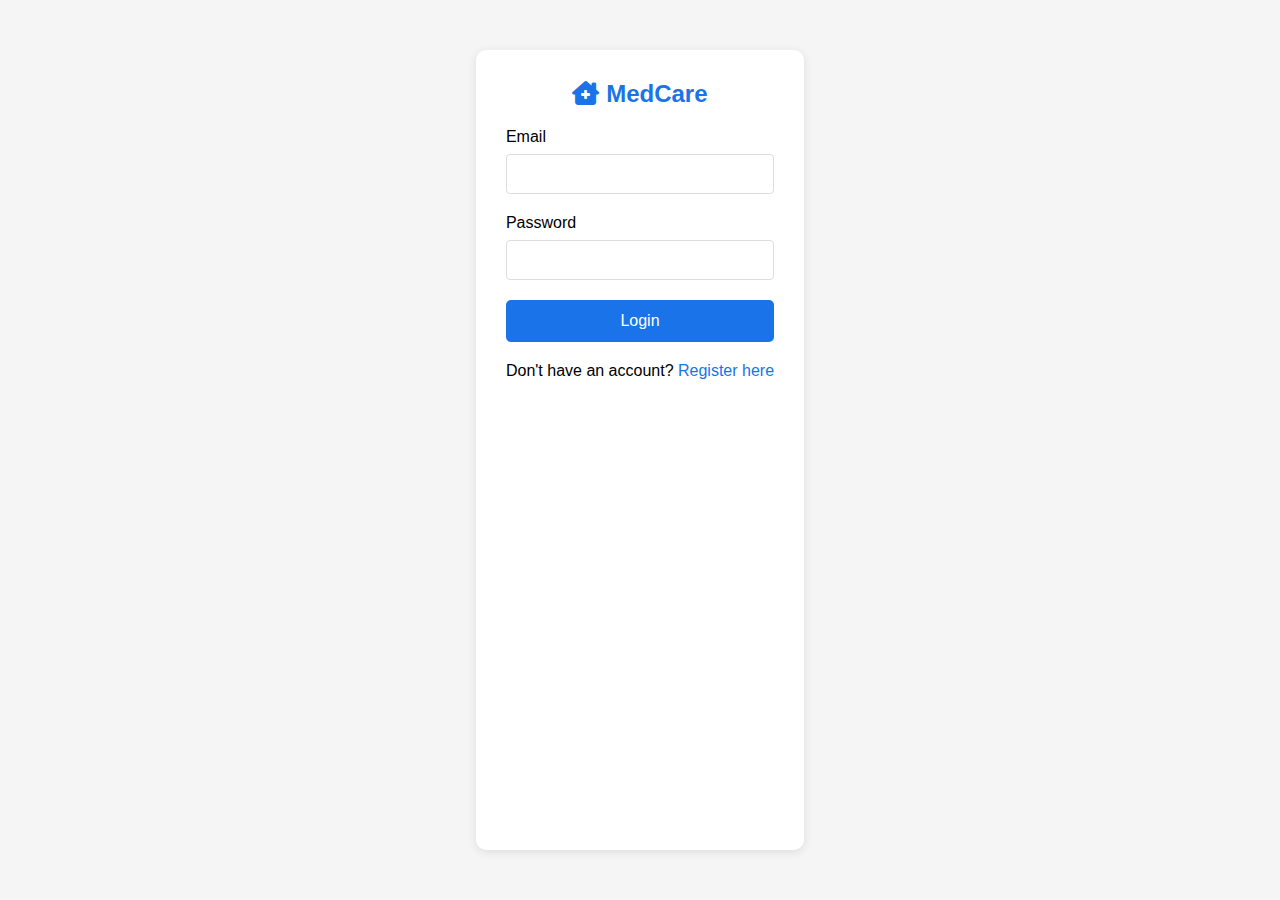
<file: admin.html>
<!DOCTYPE html>
<html lang="en">
<head>
    <meta charset="UTF-8">
    <meta name="viewport" content="width=device-width, initial-scale=1.0">
    <title>Admin Dashboard | MedCare</title>
    <link rel="stylesheet" href="https://cdnjs.cloudflare.com/ajax/libs/font-awesome/6.4.0/css/all.min.css">
    <link rel="stylesheet" href="style.css">
</head>
<body>
    <!-- Sidebar Navigation -->
    <div class="sidebar" id="sidebar">
        <div class="sidebar-header">
            <h2><i class="fas fa-clinic-medical"></i> MedCare</h2>
        </div>
        <div class="sidebar-menu">
            <a href="index.html" class="menu-item">
                <i class="fas fa-tachometer-alt"></i>
                <span>Dashboard</span>
            </a>
            <a href="admin.html" class="menu-item active">
                <i class="fas fa-user-shield"></i>
                <span>Admin</span>
            </a>
            <a href="patients.html" class="menu-item">
                <i class="fas fa-user-injured"></i>
                <span>Patients</span>
            </a>
            <a href="appointments.html" class="menu-item">
                <i class="fas fa-calendar-check"></i>
                <span>Appointments</span>
            </a>
            <a href="records.html" class="menu-item">
                <i class="fas fa-file-medical"></i>
                <span>Records</span>
            </a>
            <a href="settings.html" class="menu-item">
                <i class="fas fa-cog"></i>
                <span>Settings</span>
            </a>
            <a href="#" class="menu-item" id="logoutBtn">
                <i class="fas fa-sign-out-alt"></i>
                <span>Logout</span>
            </a>
        </div>
    </div>

    <!-- Main Content -->
    <div class="main-content">
        <!-- Header -->
        <div class="header">
            <div>
                <button class="mobile-menu-btn">
                    <i class="fas fa-bars"></i>
                </button>
                <h1>Admin Dashboard</h1>
            </div>
            <div class="header-actions">
                <div class="user-profile">
                    <div class="user-profile-pic">
                        <i class="fas fa-user-circle" style="font-size: 1.8rem; color: var(--primary);"></i>
                    </div>
                    <span id="user-display-name">User</span>
                </div>
            </div>
        </div>

        <div class="panel">
            <div class="panel-header">
                <h3>Manage Appointments</h3>
                <div>
                    <input type="text" id="adminSearch" placeholder="Search appointments..." style="padding: 8px; border: 1px solid #ddd; border-radius: 4px;">
                    <button class="btn btn-sm btn-outline" id="filterBtn">Filter</button>
                </div>
            </div>
            
            <table style="width: 100%; border-collapse: collapse;">
                <thead>
                    <tr style="border-bottom: 1px solid var(--light-gray);">
                        <th style="padding: 12px; text-align: left;">Patient</th>
                        <th style="padding: 12px; text-align: left;">Date & Time</th>
                        <th style="padding: 12px; text-align: left;">Reason</th>
                        <th style="padding: 12px; text-align: left;">Status</th>
                        <th style="padding: 12px; text-align: left;">Actions</th>
                    </tr>
                </thead>
                <tbody id="appointmentsTable">
                    <!-- Appointments will be loaded here -->
                </tbody>
            </table>
        </div>

        <div class="panel">
            <div class="panel-header">
                <h3>Doctor Booking Records</h3>
                <div>
                    <select id="doctorFilter" style="padding: 8px; border: 1px solid #ddd; border-radius: 4px; margin-right: 10px;">
                        <option value="">All Doctors</option>
                        <!-- Doctor options will be loaded here -->
                    </select>
                    <input type="text" id="doctorBookingSearch" placeholder="Search bookings..." style="padding: 8px; border: 1px solid #ddd; border-radius: 4px;">
                </div>
            </div>
            
            <table style="width: 100%; border-collapse: collapse;">
                <thead>
                    <tr style="border-bottom: 1px solid var(--light-gray);">
                        <th style="padding: 12px; text-align: left;">Doctor</th>
                        <th style="padding: 12px; text-align: left;">Patient</th>
                        <th style="padding: 12px; text-align: left;">Date & Time</th>
                        <th style="padding: 12px; text-align: left;">Reason</th>
                        <th style="padding: 12px; text-align: left;">Status</th>
                        <th style="padding: 12px; text-align: left;">Actions</th>
                    </tr>
                </thead>
                <tbody id="doctorBookingsTable">
                    <!-- Doctor bookings will be loaded here -->
                </tbody>
            </table>
        </div>

        <div class="panel">
            <div class="panel-header">
                <h3>Manage Users</h3>
                <button class="btn btn-sm" id="addUserBtn">Add New User</button>
            </div>
            
            <table style="width: 100%; border-collapse: collapse;">
                <thead>
                    <tr style="border-bottom: 1px solid var(--light-gray);">
                        <th style="padding: 12px; text-align: left;">Name</th>
                        <th style="padding: 12px; text-align: left;">Email</th>
                        <th style="padding: 12px; text-align: left;">Role</th>
                        <th style="padding: 12px; text-align: left;">Actions</th>
                    </tr>
                </thead>
                <tbody id="usersTable">
                    <!-- Users will be loaded here -->
                </tbody>
            </table>
        </div>
    </div>

    <!-- Add User Modal -->
    <div id="addUserModal" class="modal" style="display: none; position: fixed; z-index: 1000; left: 0; top: 0; width: 100%; height: 100%; background-color: rgba(0,0,0,0.5);">
        <div class="modal-content" style="background-color: white; margin: 10% auto; padding: 20px; width: 50%; border-radius: 8px;">
            <span class="close-modal" style="float: right; cursor: pointer; font-size: 1.5rem;">&times;</span>
            <h3>Add New User</h3>
            <form id="addUserForm">
                <div style="margin-bottom: 15px;">
                    <label>Role</label>
                    <select id="userRole" style="width: 100%; padding: 8px; border: 1px solid #ddd; border-radius: 4px;">
                        <option value="patient">Patient</option>
                        <option value="doctor">Doctor</option>
                        <option value="admin">Admin</option>
                    </select>
                </div>
                <div style="margin-bottom: 15px;">
                    <label>First Name</label>
                    <input type="text" id="firstName" required style="width: 100%; padding: 8px; border: 1px solid #ddd; border-radius: 4px;">
                </div>
                <div style="margin-bottom: 15px;">
                    <label>Last Name</label>
                    <input type="text" id="lastName" required style="width: 100%; padding: 8px; border: 1px solid #ddd; border-radius: 4px;">
                </div>
                <div style="margin-bottom: 15px;">
                    <label>Email</label>
                    <input type="email" id="userEmail" required style="width: 100%; padding: 8px; border: 1px solid #ddd; border-radius: 4px;">
                </div>
                <div style="margin-bottom: 15px;">
                    <label>Password</label>
                    <input type="password" id="userPassword" required style="width: 100%; padding: 8px; border: 1px solid #ddd; border-radius: 4px;">
                </div>
                <div style="margin-bottom: 15px; display: none;" id="idNumberField">
                    <label>South African ID Number</label>
                    <input type="text" id="idNumber" style="width: 100%; padding: 8px; border: 1px solid #ddd; border-radius: 4px;">
                </div>
                <div style="margin-bottom: 15px;">
                    <label>Profile Photo</label>
                    <input type="file" id="userPhoto" accept="image/*" style="width: 100%; padding: 8px; border: 1px solid #ddd; border-radius: 4px;">
                </div>
                <button type="submit" class="btn">Create User</button>
            </form>
        </div>
    </div>

    <script src="script.js"></script>
    <script src="auth.js"></script>
    <script src="admin.js"></script>
</body>
</html>
</file>
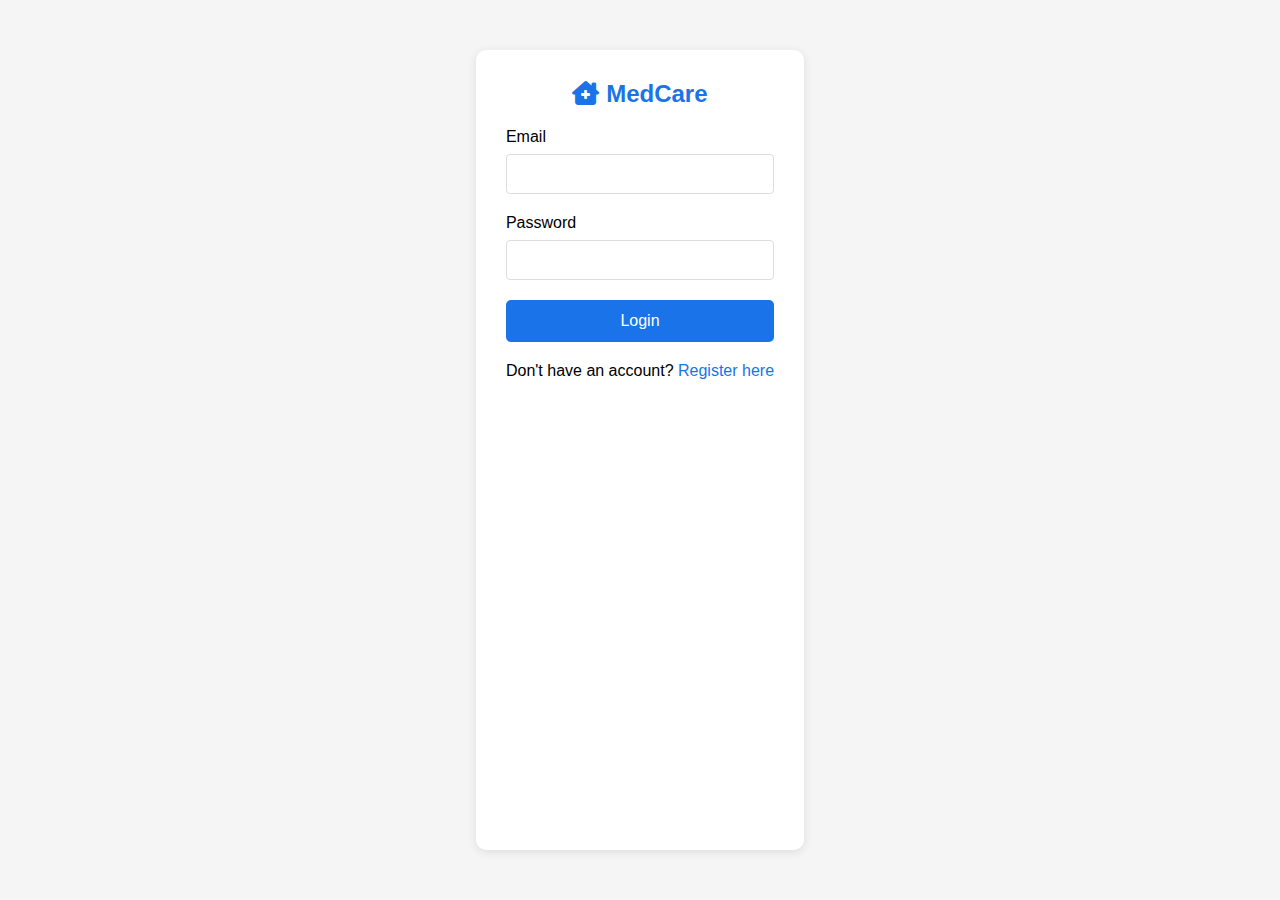
<file: appointments.html>
<!DOCTYPE html>
<html lang="en">
<head>
    <meta charset="UTF-8">
    <meta name="viewport" content="width=device-width, initial-scale=1.0">
    <title>Appointments | MedCare</title>
    <link rel="stylesheet" href="https://cdnjs.cloudflare.com/ajax/libs/font-awesome/6.4.0/css/all.min.css">
    <link rel="stylesheet" href="style.css">
</head>
<body>
    <!-- Sidebar Navigation -->
    <div class="sidebar" id="sidebar">
        <div class="sidebar-header">
            <h2><i class="fas fa-clinic-medical"></i> MedCare</h2>
        </div>
        <div class="sidebar-menu">
            <a href="index.html" class="menu-item">
                <i class="fas fa-tachometer-alt"></i>
                <span>Dashboard</span>
            </a>
            <a href="patients.html" class="menu-item">
                <i class="fas fa-user-injured"></i>
                <span>Patients</span>
            </a>
            <a href="appointments.html" class="menu-item active">
                <i class="fas fa-calendar-check"></i>
                <span>Appointments</span>
            </a>
            <a href="records.html" class="menu-item">
                <i class="fas fa-file-medical"></i>
                <span>Records</span>
            </a>
            <a href="chat.html" class="menu-item">
                <i class="fas fa-comments"></i>
                <span>Chat</span>
            </a>
            <a href="admin.html" class="menu-item admin-only" style="display: none;">
                <i class="fas fa-user-shield"></i>
                <span>Admin</span>
            </a>
            <a href="settings.html" class="menu-item">
                <i class="fas fa-cog"></i>
                <span>Settings</span>
            </a>
            <a href="#" class="menu-item logout-btn">
                <i class="fas fa-sign-out-alt"></i>
                <span>Logout</span>
            </a>
        </div>
    </div>

    <!-- Main Content -->
    <div class="main-content">
        <div class="header">
            <div>
                <button class="mobile-menu-btn">
                    <i class="fas fa-bars"></i>
                </button>
                <h1>Appointments</h1>
            </div>
            <div class="header-actions">
                <button class="btn" id="newAppointmentBtn">
                    <i class="fas fa-calendar-plus"></i> New Appointment
                </button>
                <div class="user-profile">
                    <div class="user-profile-pic">
                        <i class="fas fa-user-circle" style="font-size: 1.8rem; color: var(--primary);"></i>
                    </div>
                    <span id="user-display-name">User</span>
                </div>
            </div>
        </div>

        <div class="panel">
            <div class="panel-header">
                <h3>Calendar View</h3>
                <div>
                    <button class="btn btn-sm btn-outline">Today</button>
                    <button class="btn btn-sm">Week</button>
                    <button class="btn btn-sm">Month</button>
                </div>
            </div>
            
            <!-- Calendar would be implemented here -->
            <div style="min-height: 300px; display: flex; align-items: center; justify-content: center; color: var(--gray);">
                Calendar View Placeholder
            </div>
        </div>

        <div class="panel">
            <div class="panel-header">
                <h3>Upcoming Appointments</h3>
                <div>
                    <input type="text" id="searchAppointment" placeholder="Search..." style="padding: 8px; border: 1px solid #ddd; border-radius: 4px; margin-right: 10px;">
                    <select id="statusFilter" style="padding: 8px; border: 1px solid #ddd; border-radius: 4px;">
                        <option value="all">All Status</option>
                        <option value="Scheduled">Scheduled</option>
                        <option value="Completed">Completed</option>
                        <option value="Cancelled">Cancelled</option>
                        <option value="No Show">No Show</option>
                    </select>
                </div>
            </div>
            
            <table style="width: 100%; border-collapse: collapse;">
                <thead>
                    <tr style="border-bottom: 1px solid var(--light-gray);">
                        <th style="padding: 12px; text-align: left;">Patient</th>
                        <th style="padding: 12px; text-align: left;">Date & Time</th>
                        <th style="padding: 12px; text-align: left;">Reason</th>
                        <th style="padding: 12px; text-align: left;">Status</th>
                        <th style="padding: 12px; text-align: left;">Actions</th>
                    </tr>
                </thead>
                <tbody id="appointmentsTable">
                    <!-- Appointments will be loaded here -->
                </tbody>
            </table>
        </div>
    </div>

    <!-- New Appointment Modal -->
    <div id="appointmentModal" class="modal" style="display: none; position: fixed; z-index: 1000; left: 0; top: 0; width: 100%; height: 100%; background-color: rgba(0,0,0,0.5);">
        <div class="modal-content" style="background-color: white; margin: 10% auto; padding: 20px; width: 50%; border-radius: 8px;">
            <span class="close-modal" style="float: right; cursor: pointer; font-size: 1.5rem;">&times;</span>
            <h3>New Appointment</h3>
            <form id="appointmentForm">
                <div style="margin-bottom: 15px;">
                    <label>Patient</label>
                    <select id="patientSelect" style="width: 100%; padding: 8px; border: 1px solid #ddd; border-radius: 4px;" required>
                        <option value="">Select Patient</option>
                        <!-- Patients will be loaded here -->
                    </select>
                </div>
                <div style="margin-bottom: 15px;">
                    <label>Date</label>
                    <input type="date" id="appointmentDate" required style="width: 100%; padding: 8px; border: 1px solid #ddd; border-radius: 4px;">
                </div>
                <div style="margin-bottom: 15px;">
                    <label>Time</label>
                    <input type="time" id="appointmentTime" required style="width: 100%; padding: 8px; border: 1px solid #ddd; border-radius: 4px;">
                </div>
                <div style="margin-bottom: 15px;">
                    <label>Reason</label>
                    <input type="text" id="appointmentReason" required style="width: 100%; padding: 8px; border: 1px solid #ddd; border-radius: 4px;">
                </div>
                <div style="margin-bottom: 15px;">
                    <label>Notes</label>
                    <textarea id="appointmentNotes" style="width: 100%; padding: 8px; border: 1px solid #ddd; border-radius: 4px; height: 100px;"></textarea>
                </div>
                <button type="submit" class="btn">Schedule Appointment</button>
            </form>
        </div>
    </div>

    <script src="script.js"></script>
    <script src="auth.js"></script>
    <script>
        document.addEventListener('DOMContentLoaded', function() {
            // Load appointments
            loadAppointments();
            
            // Modal controls
            const appointmentModal = document.getElementById('appointmentModal');
            const newAppointmentBtn = document.getElementById('newAppointmentBtn');
            const closeModal = document.querySelector('.close-modal');
            
            newAppointmentBtn.addEventListener('click', function() {
                // Load patients for the dropdown
                loadPatients();
                appointmentModal.style.display = 'block';
            });
            
            closeModal.addEventListener('click', function() {
                appointmentModal.style.display = 'none';
            });
            
            // Form submission
            document.getElementById('appointmentForm').addEventListener('submit', function(e) {
                e.preventDefault();
                
                const patientId = document.getElementById('patientSelect').value;
                const patientName = document.getElementById('patientSelect').options[document.getElementById('patientSelect').selectedIndex].text;
                const date = document.getElementById('appointmentDate').value;
                const time = document.getElementById('appointmentTime').value;
                const reason = document.getElementById('appointmentReason').value;
                const notes = document.getElementById('appointmentNotes').value;
                
                // Create appointment
                const appointments = JSON.parse(localStorage.getItem('appointments')) || [];
                const newAppointment = {
                    id: `APT-${Math.floor(1000 + Math.random() * 9000)}`,
                    patientId,
                    patientName,
                    date,
                    time: formatTime(time),
                    reason,
                    status: 'Scheduled',
                    notes
                };
                
                appointments.push(newAppointment);
                localStorage.setItem('appointments', JSON.stringify(appointments));
                
                // Close modal and reload appointments
                appointmentModal.style.display = 'none';
                this.reset();
                loadAppointments();
            });
            
            // Search and filter
            document.getElementById('searchAppointment').addEventListener('input', function() {
                loadAppointments();
            });
            
            document.getElementById('statusFilter').addEventListener('change', function() {
                loadAppointments();
            });
        });
        
        function loadAppointments() {
            const appointments = JSON.parse(localStorage.getItem('appointments')) || [];
            const tbody = document.getElementById('appointmentsTable');
            const searchTerm = document.getElementById('searchAppointment').value.toLowerCase();
            const statusFilter = document.getElementById('statusFilter').value;
            
            tbody.innerHTML = '';
            
            const filteredAppointments = appointments.filter(appt => {
                const matchesSearch = appt.patientName.toLowerCase().includes(searchTerm) || 
                                      appt.reason.toLowerCase().includes(searchTerm);
                const matchesStatus = statusFilter === 'all' || appt.status === statusFilter;
                
                return matchesSearch && matchesStatus;
            });
            
            filteredAppointments.forEach(appt => {
                const tr = document.createElement('tr');
                tr.style.borderBottom = '1px solid var(--light-gray)';
                
                // Format status class
                const statusClass = appt.status.toLowerCase().replace(' ', '-');
                
                tr.innerHTML = `
                    <td style="padding: 12px;">${appt.patientName}</td>
                    <td style="padding: 12px;">${appt.date} at ${appt.time}</td>
                    <td style="padding: 12px;">${appt.reason}</td>
                    <td style="padding: 12px;">
                        <span class="status-${statusClass}" style="padding: 4px 8px; border-radius: 4px; font-size: 0.8rem; background-color: ${getStatusColor(appt.status)}; color: white;">
                            ${appt.status}
                        </span>
                    </td>
                    <td style="padding: 12px;">
                        <button class="btn btn-sm" onclick="editAppointment('${appt.id}')">Edit</button>
                        <button class="btn btn-sm btn-danger" onclick="cancelAppointment('${appt.id}')">Cancel</button>
                    </td>
                `;
                tbody.appendChild(tr);
            });
        }
        
        function loadPatients() {
            const patients = JSON.parse(localStorage.getItem('patients')) || [];
            const select = document.getElementById('patientSelect');
            
            // Clear previous options except the first one
            while (select.options.length > 1) {
                select.remove(1);
            }
            
            // Add patient options
            patients.forEach(patient => {
                const option = document.createElement('option');
                option.value = patient.id;
                option.textContent = `${patient.firstName} ${patient.lastName}`;
                select.appendChild(option);
            });
        }
        
        function editAppointment(id) {
            // In a real app, this would open an edit modal
            alert(`Editing appointment ${id}`);
        }
        
        function cancelAppointment(id) {
            if (confirm('Are you sure you want to cancel this appointment?')) {
                const appointments = JSON.parse(localStorage.getItem('appointments')) || [];
                const updated = appointments.map(a => 
                    a.id === id ? {...a, status: 'Cancelled'} : a
                );
                localStorage.setItem('appointments', JSON.stringify(updated));
                loadAppointments();
            }
        }
        
        function formatTime(time) {
            // Convert 24h time to 12h format
            const [hours, minutes] = time.split(':');
            const hour = parseInt(hours);
            const ampm = hour >= 12 ? 'PM' : 'AM';
            const hour12 = hour % 12 || 12;
            return `${hour12}:${minutes} ${ampm}`;
        }
        
        function getStatusColor(status) {
            switch(status) {
                case 'Scheduled': return 'var(--primary)';
                case 'Completed': return 'var(--secondary)';
                case 'Cancelled': return 'var(--danger)';
                case 'No Show': return 'var(--warning)';
                default: return 'var(--gray)';
            }
        }
    </script>
</body>
</html>
</file>
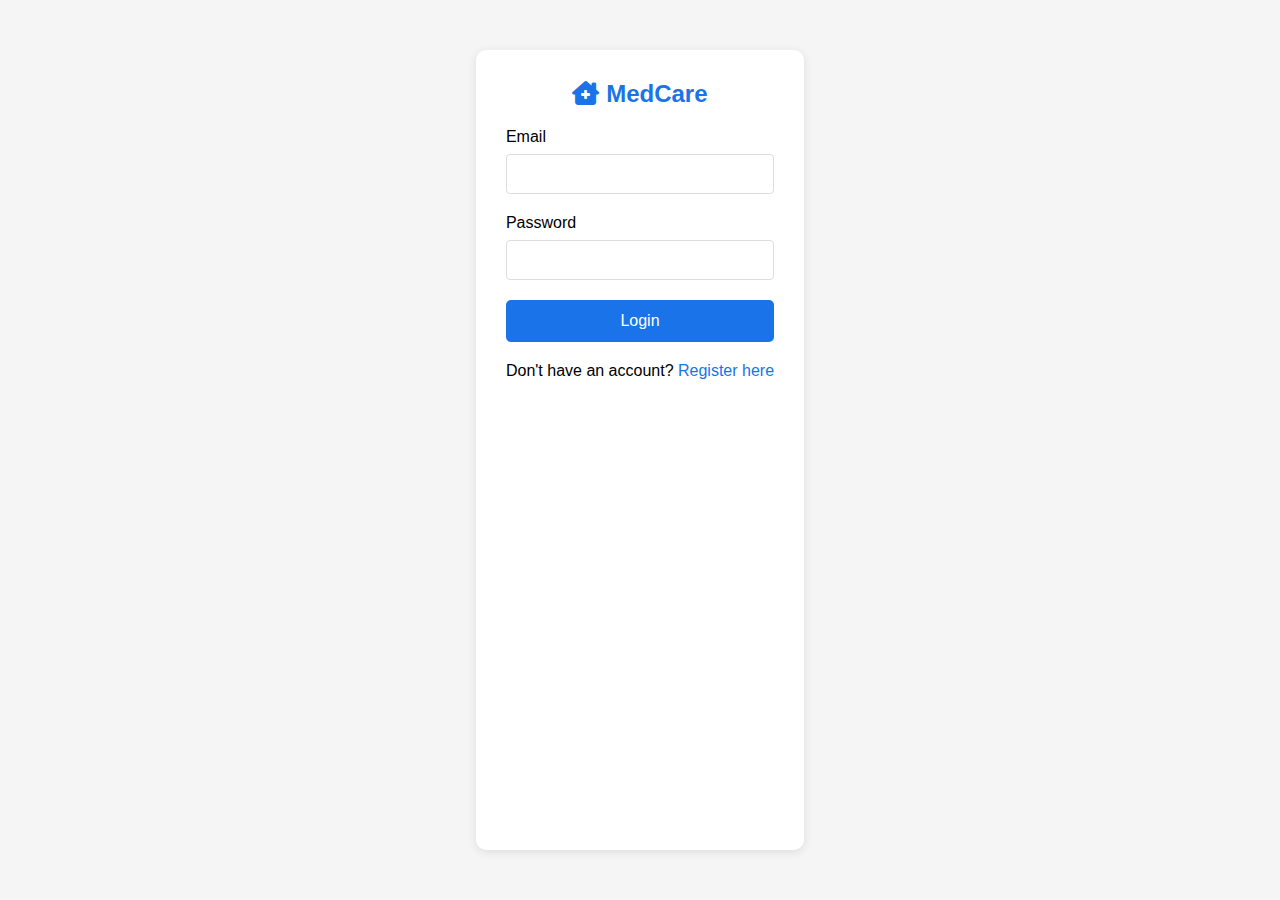
<file: chat.html>
<!DOCTYPE html>
<html lang="en">
<head>
    <meta charset="UTF-8">
    <meta name="viewport" content="width=device-width, initial-scale=1.0">
    <title>Chat | MedCare</title>
    <link rel="stylesheet" href="https://cdnjs.cloudflare.com/ajax/libs/font-awesome/6.4.0/css/all.min.css">
    <link rel="stylesheet" href="style.css">
    <style>
        .chat-container {
            display: grid;
            grid-template-columns: 250px 1fr;
            height: calc(100vh - 80px);
            margin-top: 10px;
        }
        
        .contacts-list {
            border-right: 1px solid var(--light-gray);
            overflow-y: auto;
        }
        
        .contact {
            padding: 15px;
            display: flex;
            align-items: center;
            cursor: pointer;
            border-bottom: 1px solid var(--light-gray);
        }
        
        .contact:hover, .contact.active {
            background-color: var(--light-gray);
        }
        
        .contact img {
            width: 40px;
            height: 40px;
            border-radius: 50%;
            margin-right: 10px;
        }
        
        .contact-info {
            flex: 1;
        }
        
        .contact-name {
            font-weight: bold;
            margin-bottom: 3px;
        }
        
        .contact-preview {
            font-size: 0.8rem;
            color: var(--gray);
            white-space: nowrap;
            overflow: hidden;
            text-overflow: ellipsis;
        }
        
        .chat-messages {
            display: flex;
            flex-direction: column;
            height: 100%;
        }
        
        .chat-header {
            padding: 15px;
            border-bottom: 1px solid var(--light-gray);
            display: flex;
            align-items: center;
        }
        
        .chat-header img {
            width: 40px;
            height: 40px;
            border-radius: 50%;
            margin-right: 10px;
        }
        
        .messages-container {
            flex: 1;
            padding: 15px;
            overflow-y: auto;
            display: flex;
            flex-direction: column;
        }
        
        .message {
            max-width: 70%;
            padding: 10px 15px;
            border-radius: 10px;
            margin-bottom: 10px;
            position: relative;
        }
        
        .message-time {
            font-size: 0.7rem;
            color: var(--gray);
            margin-top: 5px;
            text-align: right;
        }
        
        .message.received {
            align-self: flex-start;
            background-color: var(--light-gray);
        }
        
        .message.sent {
            align-self: flex-end;
            background-color: var(--primary);
            color: white;
        }
        
        .message-input {
            padding: 15px;
            border-top: 1px solid var(--light-gray);
            display: flex;
        }
        
        .message-input input {
            flex: 1;
            padding: 10px;
            border: 1px solid var(--light-gray);
            border-radius: 20px;
            margin-right: 10px;
        }
        
        .message-input button {
            background-color: var(--primary);
            color: white;
            border: none;
            border-radius: 50%;
            width: 40px;
            height: 40px;
            cursor: pointer;
        }
        
        .empty-chat {
            display: flex;
            flex-direction: column;
            align-items: center;
            justify-content: center;
            height: 100%;
            color: var(--gray);
        }
        
        .empty-chat i {
            font-size: 4rem;
            margin-bottom: 20px;
        }
    </style>
</head>
<body>
    <!-- Sidebar Navigation -->
    <div class="sidebar" id="sidebar">
        <div class="sidebar-header">
            <h2><i class="fas fa-clinic-medical"></i> MedCare</h2>
        </div>
        <div class="sidebar-menu">
            <a href="index.html" class="menu-item">
                <i class="fas fa-tachometer-alt"></i>
                <span>Dashboard</span>
            </a>
            <a href="patients.html" class="menu-item">
                <i class="fas fa-user-injured"></i>
                <span>Patients</span>
            </a>
            <a href="appointments.html" class="menu-item">
                <i class="fas fa-calendar-check"></i>
                <span>Appointments</span>
            </a>
            <a href="records.html" class="menu-item">
                <i class="fas fa-file-medical"></i>
                <span>Records</span>
            </a>
            <a href="chat.html" class="menu-item active">
                <i class="fas fa-comments"></i>
                <span>Chat</span>
            </a>
            <a href="admin.html" class="menu-item admin-only" style="display: none;">
                <i class="fas fa-user-shield"></i>
                <span>Admin</span>
            </a>
            <a href="settings.html" class="menu-item">
                <i class="fas fa-cog"></i>
                <span>Settings</span>
            </a>
            <a href="#" class="menu-item logout-btn">
                <i class="fas fa-sign-out-alt"></i>
                <span>Logout</span>
            </a>
        </div>
    </div>

    <!-- Main Content -->
    <div class="main-content">
        <div class="header">
            <div>
                <button class="mobile-menu-btn">
                    <i class="fas fa-bars"></i>
                </button>
                <h1>Chat</h1>
            </div>
            <div class="header-actions">
                <div class="user-profile">
                    <div class="user-profile-pic">
                        <i class="fas fa-user-circle" style="font-size: 1.8rem; color: var(--primary);"></i>
                    </div>
                    <span id="user-display-name">User</span>
                </div>
            </div>
        </div>

        <div class="chat-container">
            <div class="contacts-list">
                <!-- Contacts will be loaded here -->
            </div>
            
            <div class="chat-messages">
                <div class="empty-chat" id="emptyChat">
                    <i class="fas fa-comments"></i>
                    <h3>Select a contact to start chatting</h3>
                </div>
                
                <div class="chat-header" id="chatHeader" style="display: none;">
                    <!-- Active chat header will be here -->
                </div>
                
                <div class="messages-container" id="messagesContainer" style="display: none;">
                    <!-- Messages will be loaded here -->
                </div>
                
                <div class="message-input" id="messageInput" style="display: none;">
                    <input type="text" id="messageText" placeholder="Type a message...">
                    <button id="sendButton">
                        <i class="fas fa-paper-plane"></i>
                    </button>
                </div>
            </div>
        </div>
    </div>

    <script src="script.js"></script>
    <script src="auth.js"></script>
    <script>
        document.addEventListener('DOMContentLoaded', function() {
            // Initialize chats in localStorage if not exists
            if (!localStorage.getItem('chats')) {
                localStorage.setItem('chats', JSON.stringify({}));
            }
            
            // Load contacts
            loadContacts();
            
            // Send message event
            document.getElementById('sendButton').addEventListener('click', sendMessage);
            document.getElementById('messageText').addEventListener('keypress', function(e) {
                if (e.key === 'Enter') {
                    sendMessage();
                }
            });
        });
        
        let activeContact = null;
        
        function loadContacts() {
            const contactsList = document.querySelector('.contacts-list');
            const patients = JSON.parse(localStorage.getItem('patients')) || [];
            const doctors = JSON.parse(localStorage.getItem('users')) || [];
            const chats = JSON.parse(localStorage.getItem('chats')) || {};
            
            contactsList.innerHTML = '';
            
            // Add sample contacts if none exist
            if (patients.length === 0 && doctors.length === 0) {
                const sampleContacts = [
                    { id: 'contact1', name: 'John Smith', role: 'Patient', img: 'https://randomuser.me/api/portraits/men/32.jpg' },
                    { id: 'contact2', name: 'Dr. Emily Johnson', role: 'Doctor', img: 'https://randomuser.me/api/portraits/women/28.jpg' },
                    { id: 'contact3', name: 'Michael Brown', role: 'Patient', img: 'https://randomuser.me/api/portraits/men/45.jpg' }
                ];
                
                sampleContacts.forEach(contact => {
                    createContactElement(contact, contactsList, chats);
                });
                
                return;
            }
            
            // Add patients as contacts
            patients.forEach(patient => {
                const contact = {
                    id: patient.id,
                    name: `${patient.firstName} ${patient.lastName}`,
                    role: 'Patient',
                    img: 'https://randomuser.me/api/portraits/men/' + (Math.floor(Math.random() * 50) + 1) + '.jpg'
                };
                
                createContactElement(contact, contactsList, chats);
            });
            
            // Add doctors as contacts
            doctors.filter(user => user.role === 'doctor').forEach(doctor => {
                const contact = {
                    id: doctor.id,
                    name: `Dr. ${doctor.firstName} ${doctor.lastName}`,
                    role: 'Doctor',
                    img: 'https://randomuser.me/api/portraits/women/' + (Math.floor(Math.random() * 50) + 1) + '.jpg'
                };
                
                createContactElement(contact, contactsList, chats);
            });
        }
        
        function createContactElement(contact, contactsList, chats) {
            const contactDiv = document.createElement('div');
            contactDiv.className = 'contact';
            contactDiv.dataset.id = contact.id;
            
            // Get last message for preview
            const chatHistory = chats[contact.id] || [];
            const lastMessage = chatHistory.length > 0 ? chatHistory[chatHistory.length - 1].message : 'No messages yet';
            
            contactDiv.innerHTML = `
                <img src="${contact.img}" alt="${contact.name}">
                <div class="contact-info">
                    <div class="contact-name">${contact.name}</div>
                    <div class="contact-preview">${lastMessage}</div>
                </div>
            `;
            
            contactDiv.addEventListener('click', function() {
                // Remove active class from all contacts
                document.querySelectorAll('.contact').forEach(el => el.classList.remove('active'));
                
                // Add active class to clicked contact
                this.classList.add('active');
                
                // Set active contact
                activeContact = contact;
                
                // Show chat interface
                document.getElementById('emptyChat').style.display = 'none';
                document.getElementById('chatHeader').style.display = 'flex';
                document.getElementById('messagesContainer').style.display = 'flex';
                document.getElementById('messageInput').style.display = 'flex';
                
                // Update chat header
                document.getElementById('chatHeader').innerHTML = `
                    <img src="${contact.img}" alt="${contact.name}">
                    <div>
                        <div style="font-weight: bold;">${contact.name}</div>
                        <div style="font-size: 0.8rem; color: var(--gray);">${contact.role}</div>
                    </div>
                `;
                
                // Load messages
                loadMessages(contact.id);
            });
            
            contactsList.appendChild(contactDiv);
        }
        
        function loadMessages(contactId) {
            const messagesContainer = document.getElementById('messagesContainer');
            const chats = JSON.parse(localStorage.getItem('chats')) || {};
            const chatHistory = chats[contactId] || [];
            
            messagesContainer.innerHTML = '';
            
            if (chatHistory.length === 0) {
                // Add sample messages if none exist
                const now = new Date();
                const sampleMessages = [
                    { sender: 'user', message: 'Hello, how are you feeling today?', timestamp: new Date(now.getTime() - 3600000).toISOString() },
                    { sender: 'contact', message: 'I\'m feeling much better, thank you for asking.', timestamp: new Date(now.getTime() - 3500000).toISOString() },
                    { sender: 'user', message: 'That\'s great to hear! Have you been taking your medication as prescribed?', timestamp: new Date(now.getTime() - 3400000).toISOString() }
                ];
                
                chats[contactId] = sampleMessages;
                localStorage.setItem('chats', JSON.stringify(chats));
                
                sampleMessages.forEach(msg => {
                    addMessageToUI(msg, messagesContainer);
                });
                
                return;
            }
            
            chatHistory.forEach(msg => {
                addMessageToUI(msg, messagesContainer);
            });
            
            // Scroll to bottom
            messagesContainer.scrollTop = messagesContainer.scrollHeight;
        }
        
        function addMessageToUI(msg, container) {
            const messageDiv = document.createElement('div');
            messageDiv.className = `message ${msg.sender === 'user' ? 'sent' : 'received'}`;
            
            const time = new Date(msg.timestamp);
            const formattedTime = time.toLocaleTimeString([], { hour: '2-digit', minute: '2-digit' });
            
            messageDiv.innerHTML = `
                <div>${msg.message}</div>
                <div class="message-time">${formattedTime}</div>
            `;
            
            container.appendChild(messageDiv);
        }
        
        function sendMessage() {
            const messageText = document.getElementById('messageText').value.trim();
            
            if (!messageText || !activeContact) return;
            
            const chats = JSON.parse(localStorage.getItem('chats')) || {};
            const chatHistory = chats[activeContact.id] || [];
            
            // Add new message
            const newMessage = {
                sender: 'user',
                message: messageText,
                timestamp: new Date().toISOString()
            };
            
            chatHistory.push(newMessage);
            chats[activeContact.id] = chatHistory;
            localStorage.setItem('chats', JSON.stringify(chats));
            
            // Add message to UI
            addMessageToUI(newMessage, document.getElementById('messagesContainer'));
            
            // Clear input
            document.getElementById('messageText').value = '';
            
            // Scroll to bottom
            const messagesContainer = document.getElementById('messagesContainer');
            messagesContainer.scrollTop = messagesContainer.scrollHeight;
            
            // Update contact preview
            document.querySelector(`.contact[data-id="${activeContact.id}"] .contact-preview`).textContent = messageText;
            
            // Simulate reply after 1-3 seconds
            setTimeout(() => {
                simulateReply();
            }, Math.random() * 2000 + 1000);
        }
        
        function simulateReply() {
            if (!activeContact) return;
            
            const replies = [
                "Thank you for the information.",
                "I'll make a note of that.",
                "How are you feeling today?",
                "Do you have any questions about your treatment?",
                "Is there anything else I should know?",
                "I'll see you at your next appointment.",
                "Please remember to take your medication as prescribed.",
                "Let me know if your symptoms change.",
                "That's good to hear!",
                "I'm sorry to hear that. Let's discuss this at your next visit."
            ];
            
            const reply = replies[Math.floor(Math.random() * replies.length)];
            
            const chats = JSON.parse(localStorage.getItem('chats')) || {};
            const chatHistory = chats[activeContact.id] || [];
            
            // Add new message
            const newMessage = {
                sender: 'contact',
                message: reply,
                timestamp: new Date().toISOString()
            };
            
            chatHistory.push(newMessage);
            chats[activeContact.id] = chatHistory;
            localStorage.setItem('chats', JSON.stringify(chats));
            
            // Add message to UI
            addMessageToUI(newMessage, document.getElementById('messagesContainer'));
            
            // Scroll to bottom
            const messagesContainer = document.getElementById('messagesContainer');
            messagesContainer.scrollTop = messagesContainer.scrollHeight;
            
            // Update contact preview
            document.querySelector(`.contact[data-id="${activeContact.id}"] .contact-preview`).textContent = reply;
        }
    </script>
</body>
</html>
</file>
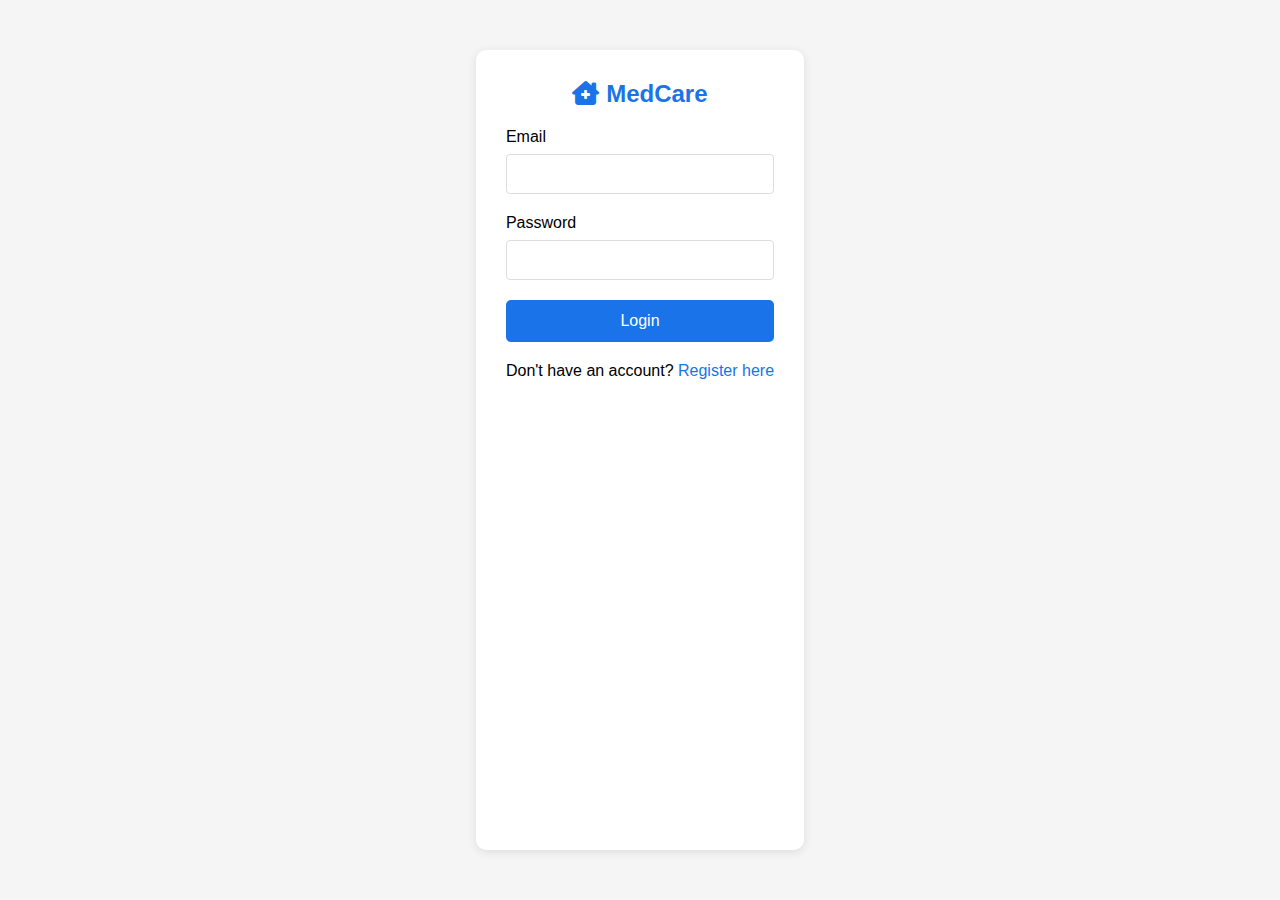
<file: login.html>
<!DOCTYPE html>
<html lang="en">
<head>
    <meta charset="UTF-8">
    <meta name="viewport" content="width=device-width, initial-scale=1.0">
    <title>Login | MedCare</title>
    <link rel="stylesheet" href="https://cdnjs.cloudflare.com/ajax/libs/font-awesome/6.4.0/css/all.min.css">
    <link rel="stylesheet" href="style.css">
    <style>
        .auth-container {
            max-width: 400px;
            margin: 50px auto;
            padding: 30px;
            background: white;
            border-radius: 10px;
            box-shadow: 0 2px 10px rgba(0, 0, 0, 0.1);
        }
        .auth-container h2 {
            text-align: center;
            margin-bottom: 20px;
            color: var(--primary);
        }
        .form-group {
            margin-bottom: 20px;
        }
        .form-group label {
            display: block;
            margin-bottom: 8px;
            font-weight: 500;
        }
        .form-group input {
            width: 100%;
            padding: 10px;
            border: 1px solid #ddd;
            border-radius: 4px;
            font-size: 16px;
        }
        .auth-btn {
            width: 100%;
            padding: 12px;
            font-size: 16px;
        }
        .auth-links {
            text-align: center;
            margin-top: 20px;
        }
        .auth-links a {
            color: var(--primary);
            text-decoration: none;
        }
        .error-message {
            color: var(--danger);
            text-align: center;
            margin-bottom: 20px;
        }
    </style>
</head>
<body>
    <div class="auth-container">
        <h2><i class="fas fa-clinic-medical"></i> MedCare</h2>
        <p class="error-message" id="errorMessage"></p>
        
        <form id="loginForm">
            <div class="form-group">
                <label for="email">Email</label>
                <input type="email" id="email" required>
            </div>
            <div class="form-group">
                <label for="password">Password</label>
                <input type="password" id="password" required>
            </div>
            <button type="submit" class="btn auth-btn">Login</button>
        </form>
        
        <div class="auth-links">
            <p>Don't have an account? <a href="register.html">Register here</a></p>
        </div>
    </div>

    <script src="auth.js"></script>
    <script>
        document.addEventListener('DOMContentLoaded', function() {
            // If already logged in, redirect
            if (currentUser) {
                window.location.href = currentUser.role === 'admin' ? 'admin.html' : 'index.html';
                return;
            }
            
            document.getElementById('loginForm').addEventListener('submit', function(e) {
                e.preventDefault();
                const email = document.getElementById('email').value;
                const password = document.getElementById('password').value;
                
                const result = login(email, password);
                if (result.success) {
                    // Redirect based on role
                    if (result.user.role === 'admin') {
                        window.location.href = 'admin.html';
                    } else {
                        window.location.href = 'index.html';
                    }
                } else {
                    document.getElementById('errorMessage').textContent = result.message;
                }
            });
        });
    </script>
</body>
</html>
</file>
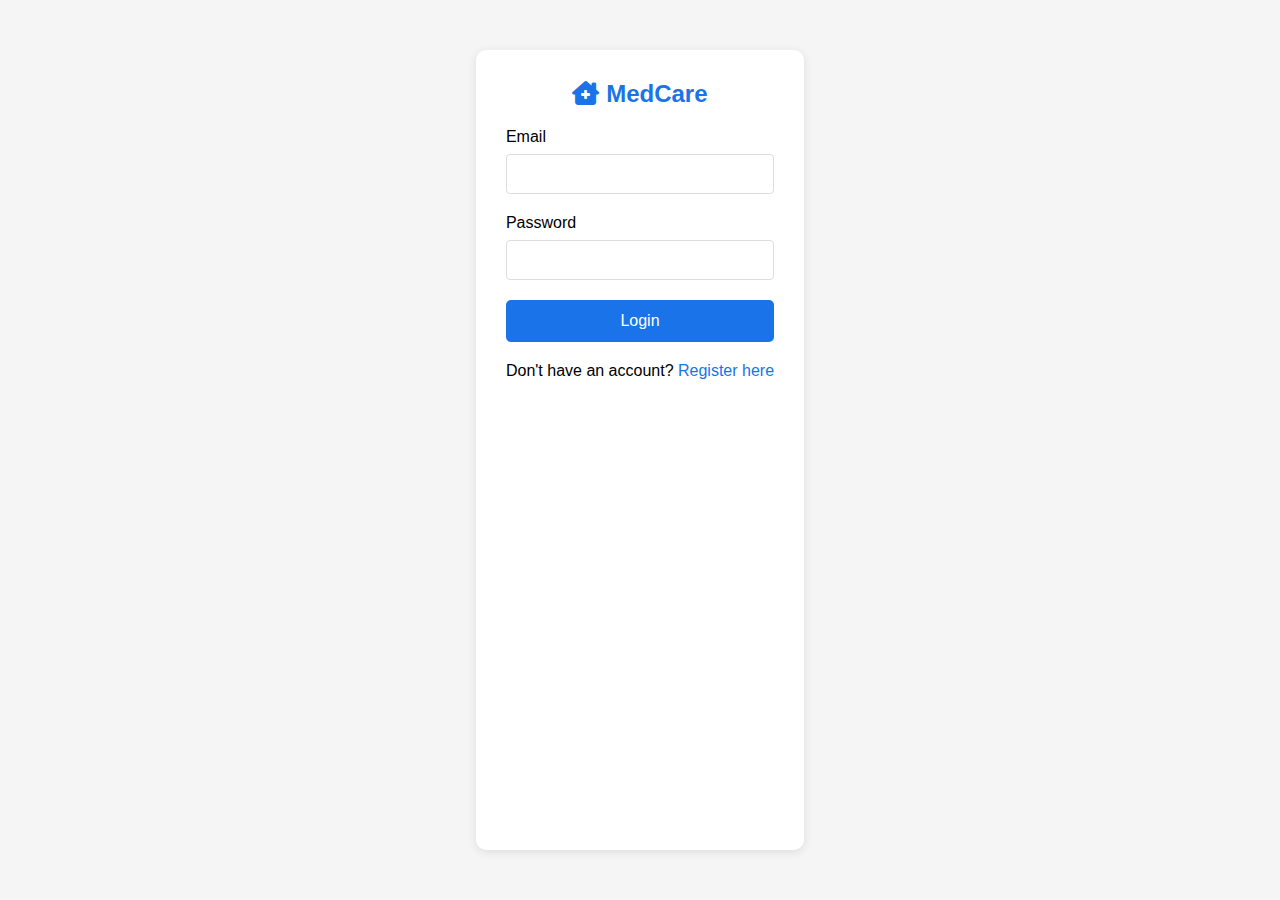
<file: patients.html>
<!DOCTYPE html>
<html lang="en">
<head>
    <meta charset="UTF-8">
    <meta name="viewport" content="width=device-width, initial-scale=1.0">
    <title>Patients | MedCare</title>
    <link rel="stylesheet" href="https://cdnjs.cloudflare.com/ajax/libs/font-awesome/6.4.0/css/all.min.css">
    <link rel="stylesheet" href="style.css">
</head>
<body>
    <!-- Sidebar Navigation -->
    <div class="sidebar" id="sidebar">
        <div class="sidebar-header">
            <h2><i class="fas fa-clinic-medical"></i> MedCare</h2>
        </div>
        <div class="sidebar-menu">
            <a href="index.html" class="menu-item">
                <i class="fas fa-tachometer-alt"></i>
                <span>Dashboard</span>
            </a>
            <a href="patients.html" class="menu-item active">
                <i class="fas fa-user-injured"></i>
                <span>Patients</span>
            </a>
            <a href="appointments.html" class="menu-item">
                <i class="fas fa-calendar-check"></i>
                <span>Appointments</span>
            </a>
            <a href="records.html" class="menu-item">
                <i class="fas fa-file-medical"></i>
                <span>Records</span>
            </a>
            <a href="chat.html" class="menu-item">
                <i class="fas fa-comments"></i>
                <span>Chat</span>
            </a>
            <a href="admin.html" class="menu-item admin-only" style="display: none;">
                <i class="fas fa-user-shield"></i>
                <span>Admin</span>
            </a>
            <a href="settings.html" class="menu-item">
                <i class="fas fa-cog"></i>
                <span>Settings</span>
            </a>
            <a href="#" class="menu-item logout-btn">
                <i class="fas fa-sign-out-alt"></i>
                <span>Logout</span>
            </a>
        </div>
    </div>

    <!-- Main Content -->
    <div class="main-content">
        <div class="header">
            <div>
                <button class="mobile-menu-btn">
                    <i class="fas fa-bars"></i>
                </button>
                <h1>Patients</h1>
            </div>
            <div class="header-actions">
                <div class="user-profile">
                    <div class="user-profile-pic">
                        <i class="fas fa-user-circle" style="font-size: 1.8rem; color: var(--primary);"></i>
                    </div>
                    <span id="user-display-name">User</span>
                </div>
            </div>
        </div>

        <div class="panel">
            <div class="panel-header">
                <h3>Patient Directory</h3>
                <div>
                    <input type="text" id="searchPatient" placeholder="Search..." style="padding: 8px; border: 1px solid #ddd; border-radius: 4px; margin-right: 10px;">
                </div>
            </div>
            
            <table style="width: 100%; border-collapse: collapse;">
                <thead>
                    <tr style="border-bottom: 1px solid var(--light-gray);">
                        <th style="padding: 12px; text-align: left;">Name</th>
                        <th style="padding: 12px; text-align: left;">ID Number</th>
                        <th style="padding: 12px; text-align: left;">Date of Birth</th>
                        <th style="padding: 12px; text-align: left;">Gender</th>
                        <th style="padding: 12px; text-align: left;">Contact</th>
                        <th style="padding: 12px; text-align: left;">Actions</th>
                    </tr>
                </thead>
                <tbody id="patientsTable">
                    <!-- Patients will be loaded here -->
                </tbody>
            </table>
        </div>

        <div class="panel">
            <div class="panel-header">
                <h3>Recent Patient Activity</h3>
            </div>
            
            <div id="recentActivity" style="padding: 15px;">
                <!-- Recent activity will be loaded here -->
                <p>No recent activity</p>
            </div>
        </div>
    </div>

    <!-- Patient Details Modal -->
    <div id="patientModal" class="modal" style="display: none; position: fixed; z-index: 1000; left: 0; top: 0; width: 100%; height: 100%; background-color: rgba(0,0,0,0.5);">
        <div class="modal-content" style="background-color: white; margin: 5% auto; padding: 20px; width: 70%; border-radius: 8px; max-height: 80vh; overflow-y: auto;">
            <span class="close-modal" style="float: right; cursor: pointer; font-size: 1.5rem;">&times;</span>
            <h3>Patient Details</h3>
            <div id="patientDetails">
                <!-- Patient details will be loaded here -->
            </div>
        </div>
    </div>

    <script src="script.js"></script>
    <script src="auth.js"></script>
    <script>
        document.addEventListener('DOMContentLoaded', function() {
            // Load patients
            loadPatients();
            
            // Modal controls
            const patientModal = document.getElementById('patientModal');
            const closeModal = document.querySelector('.close-modal');
            
            closeModal.addEventListener('click', function() {
                patientModal.style.display = 'none';
            });
            
            // Search functionality
            document.getElementById('searchPatient').addEventListener('input', function() {
                loadPatients();
            });
        });
        
        function loadPatients() {
            const patients = JSON.parse(localStorage.getItem('patients')) || [];
            const tbody = document.getElementById('patientsTable');
            const searchTerm = document.getElementById('searchPatient').value.toLowerCase();
            
            tbody.innerHTML = '';
            
            const filteredPatients = patients.filter(patient => {
                const fullName = `${patient.firstName} ${patient.lastName}`.toLowerCase();
                return fullName.includes(searchTerm) || 
                       (patient.idNumber && patient.idNumber.includes(searchTerm)) || 
                       (patient.email && patient.email.toLowerCase().includes(searchTerm));
            });
            
            filteredPatients.forEach(patient => {
                const tr = document.createElement('tr');
                tr.style.borderBottom = '1px solid var(--light-gray)';
                
                // Extract DOB and gender from ID if available
                let dob = 'N/A';
                let gender = 'N/A';
                
                if (patient.idNumber && patient.idNumber.length === 13) {
                    // Extract DOB from SA ID
                    const year = parseInt(patient.idNumber.substring(0, 2));
                    const month = parseInt(patient.idNumber.substring(2, 4));
                    const day = parseInt(patient.idNumber.substring(4, 6));
                    
                    // Determine century
                    const currentYear = new Date().getFullYear() % 100;
                    const century = year <= currentYear ? 2000 : 1900;
                    
                    dob = `${day}/${month}/${century + year}`;
                    
                    // Extract gender from SA ID
                    const genderDigit = parseInt(patient.idNumber.substring(6, 10));
                    gender = genderDigit < 5000 ? 'Female' : 'Male';
                }
                
                tr.innerHTML = `
                    <td style="padding: 12px;">${patient.firstName} ${patient.lastName}</td>
                    <td style="padding: 12px;">${patient.idNumber || 'N/A'}</td>
                    <td style="padding: 12px;">${dob}</td>
                    <td style="padding: 12px;">${gender}</td>
                    <td style="padding: 12px;">${patient.email || 'N/A'}</td>
                    <td style="padding: 12px;">
                        <button class="btn btn-sm" onclick="viewPatient('${patient.id}')">View</button>
                        <button class="btn btn-sm btn-outline" onclick="scheduleAppointment('${patient.id}')">Schedule</button>
                    </td>
                `;
                tbody.appendChild(tr);
            });
        }
        
        function viewPatient(id) {
            const patients = JSON.parse(localStorage.getItem('patients')) || [];
            const patient = patients.find(p => p.id === id);
            
            if (patient) {
                const appointments = JSON.parse(localStorage.getItem('appointments')) || [];
                const patientAppointments = appointments.filter(a => a.patientId === id);
                
                // Extract DOB and gender from ID if available
                let dob = 'N/A';
                let gender = 'N/A';
                
                if (patient.idNumber && patient.idNumber.length === 13) {
                    // Extract DOB from SA ID
                    const year = parseInt(patient.idNumber.substring(0, 2));
                    const month = parseInt(patient.idNumber.substring(2, 4));
                    const day = parseInt(patient.idNumber.substring(4, 6));
                    
                    // Determine century
                    const currentYear = new Date().getFullYear() % 100;
                    const century = year <= currentYear ? 2000 : 1900;
                    
                    dob = `${day}/${month}/${century + year}`;
                    
                    // Extract gender from SA ID
                    const genderDigit = parseInt(patient.idNumber.substring(6, 10));
                    gender = genderDigit < 5000 ? 'Female' : 'Male';
                }
                
                // Build patient details HTML
                let detailsHTML = `
                    <div style="display: grid; grid-template-columns: 1fr 1fr; gap: 20px; margin-bottom: 20px;">
                        <div>
                            <h4>Personal Information</h4>
                            <p><strong>Name:</strong> ${patient.firstName} ${patient.lastName}</p>
                            <p><strong>ID Number:</strong> ${patient.idNumber || 'N/A'}</p>
                            <p><strong>Date of Birth:</strong> ${dob}</p>
                            <p><strong>Gender:</strong> ${gender}</p>
                            <p><strong>Email:</strong> ${patient.email || 'N/A'}</p>
                        </div>
                        <div>
                            <h4>Medical Information</h4>
                            <p><strong>Blood Type:</strong> Unknown</p>
                            <p><strong>Allergies:</strong> None recorded</p>
                            <p><strong>Chronic Conditions:</strong> None recorded</p>
                        </div>
                    </div>
                    
                    <h4>Appointment History</h4>
                `;
                
                if (patientAppointments.length > 0) {
                    detailsHTML += `
                        <table style="width: 100%; border-collapse: collapse; margin-top: 10px;">
                            <thead>
                                <tr style="border-bottom: 1px solid var(--light-gray);">
                                    <th style="padding: 8px; text-align: left;">Date</th>
                                    <th style="padding: 8px; text-align: left;">Time</th>
                                    <th style="padding: 8px; text-align: left;">Reason</th>
                                    <th style="padding: 8px; text-align: left;">Status</th>
                                    <th style="padding: 8px; text-align: left;">Notes</th>
                                </tr>
                            </thead>
                            <tbody>
                    `;
                    
                    patientAppointments.forEach(appt => {
                        detailsHTML += `
                            <tr style="border-bottom: 1px solid var(--light-gray);">
                                <td style="padding: 8px;">${appt.date}</td>
                                <td style="padding: 8px;">${appt.time}</td>
                                <td style="padding: 8px;">${appt.reason}</td>
                                <td style="padding: 8px;">
                                    <span style="padding: 4px 8px; border-radius: 4px; font-size: 0.8rem; background-color: ${getStatusColor(appt.status)}; color: white;">
                                        ${appt.status}
                                    </span>
                                </td>
                                <td style="padding: 8px;">${appt.notes || 'No notes'}</td>
                            </tr>
                        `;
                    });
                    
                    detailsHTML += `
                            </tbody>
                        </table>
                    `;
                } else {
                    detailsHTML += `<p>No appointment history</p>`;
                }
                
                document.getElementById('patientDetails').innerHTML = detailsHTML;
                document.getElementById('patientModal').style.display = 'block';
            }
        }
        
        function scheduleAppointment(patientId) {
            // Redirect to appointments page with patient ID
            window.location.href = `appointments.html?patient=${patientId}`;
        }
        
        function getStatusColor(status) {
            switch(status) {
                case 'Scheduled': return 'var(--primary)';
                case 'Completed': return 'var(--secondary)';
                case 'Cancelled': return 'var(--danger)';
                case 'No Show': return 'var(--warning)';
                default: return 'var(--gray)';
            }
        }
    </script>
</body>
</html>
</file>
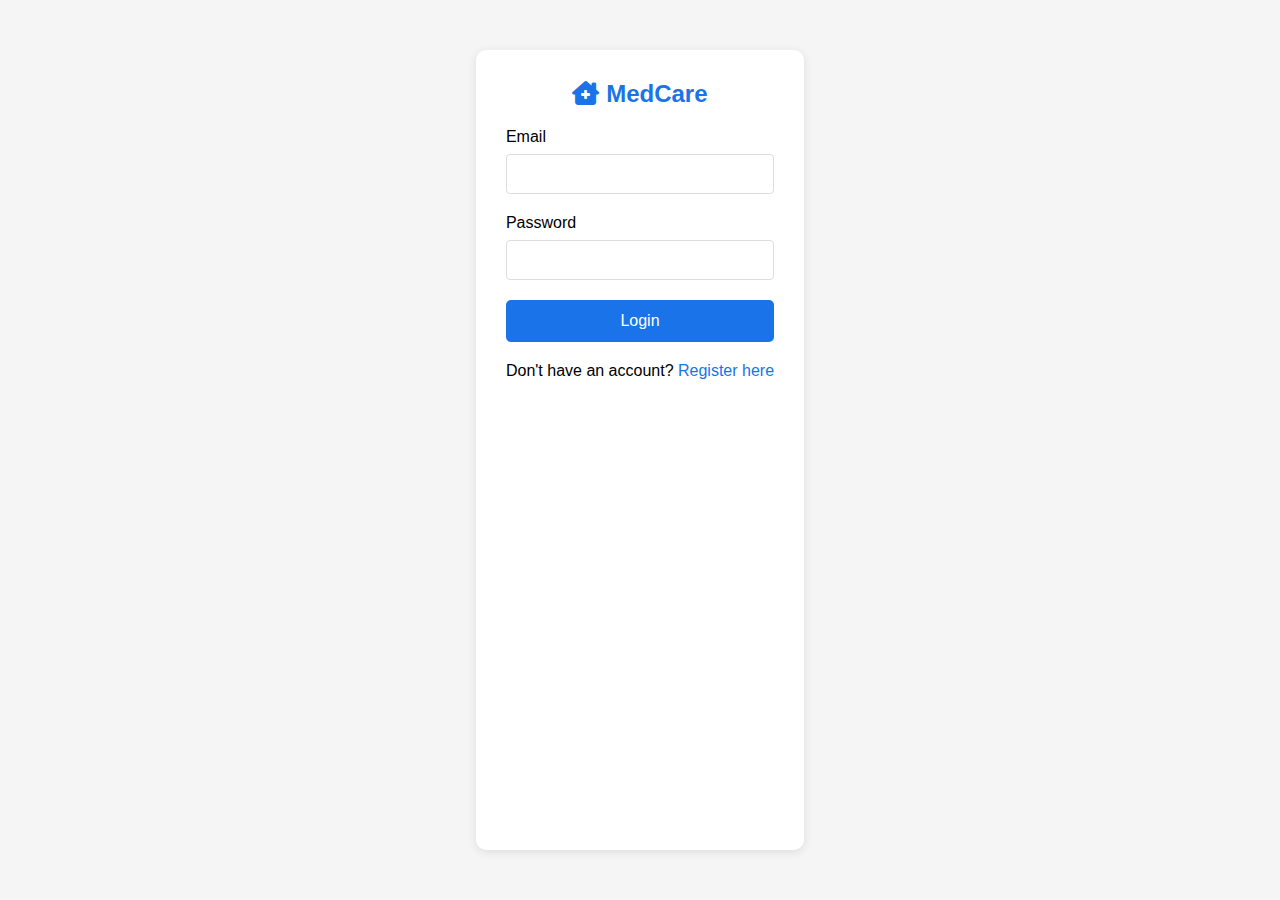
<file: records.html>
<!DOCTYPE html>
<html lang="en">
<head>
    <meta charset="UTF-8">
    <meta name="viewport" content="width=device-width, initial-scale=1.0">
    <title>Medical Records | MedCare</title>
    <link rel="stylesheet" href="https://cdnjs.cloudflare.com/ajax/libs/font-awesome/6.4.0/css/all.min.css">
    <link rel="stylesheet" href="style.css">
</head>
<body>
    <!-- Sidebar Navigation -->
    <div class="sidebar" id="sidebar">
        <div class="sidebar-header">
            <h2><i class="fas fa-clinic-medical"></i> MedCare</h2>
        </div>
        <div class="sidebar-menu">
            <a href="index.html" class="menu-item">
                <i class="fas fa-tachometer-alt"></i>
                <span>Dashboard</span>
            </a>
            <a href="patients.html" class="menu-item">
                <i class="fas fa-user-injured"></i>
                <span>Patients</span>
            </a>
            <a href="appointments.html" class="menu-item">
                <i class="fas fa-calendar-check"></i>
                <span>Appointments</span>
            </a>
            <a href="records.html" class="menu-item active">
                <i class="fas fa-file-medical"></i>
                <span>Records</span>
            </a>
            <a href="chat.html" class="menu-item">
                <i class="fas fa-comments"></i>
                <span>Chat</span>
            </a>
            <a href="admin.html" class="menu-item admin-only" style="display: none;">
                <i class="fas fa-user-shield"></i>
                <span>Admin</span>
            </a>
            <a href="settings.html" class="menu-item">
                <i class="fas fa-cog"></i>
                <span>Settings</span>
            </a>
            <a href="#" class="menu-item logout-btn">
                <i class="fas fa-sign-out-alt"></i>
                <span>Logout</span>
            </a>
        </div>
    </div>

    <!-- Main Content -->
    <div class="main-content">
        <div class="header">
            <div>
                <button class="mobile-menu-btn">
                    <i class="fas fa-bars"></i>
                </button>
                <h1>Medical Records</h1>
            </div>
            <div class="header-actions">
                <button class="btn" id="newRecordBtn">
                    <i class="fas fa-plus"></i> New Record
                </button>
                <div class="user-profile">
                    <div class="user-profile-pic">
                        <i class="fas fa-user-circle" style="font-size: 1.8rem; color: var(--primary);"></i>
                    </div>
                    <span id="user-display-name">User</span>
                </div>
            </div>
        </div>

        <div class="panel">
            <div class="panel-header">
                <h3>Patient Records</h3>
                <div>
                    <input type="text" id="searchRecord" placeholder="Search patient..." style="padding: 8px; border: 1px solid #ddd; border-radius: 4px; margin-right: 10px;">
                    <select id="recordTypeFilter" style="padding: 8px; border: 1px solid #ddd; border-radius: 4px;">
                        <option value="all">All Types</option>
                        <option value="Consultation">Consultation</option>
                        <option value="Lab Result">Lab Result</option>
                        <option value="Prescription">Prescription</option>
                        <option value="Vital Signs">Vital Signs</option>
                    </select>
                </div>
            </div>
            
            <table style="width: 100%; border-collapse: collapse;">
                <thead>
                    <tr style="border-bottom: 1px solid var(--light-gray);">
                        <th style="padding: 12px; text-align: left;">Patient</th>
                        <th style="padding: 12px; text-align: left;">Date</th>
                        <th style="padding: 12px; text-align: left;">Record Type</th>
                        <th style="padding: 12px; text-align: left;">Doctor</th>
                        <th style="padding: 12px; text-align: left;">Actions</th>
                    </tr>
                </thead>
                <tbody id="recordsTable">
                    <!-- Records will be loaded here -->
                </tbody>
            </table>
        </div>
    </div>

    <!-- New Record Modal -->
    <div id="recordModal" class="modal" style="display: none; position: fixed; z-index: 1000; left: 0; top: 0; width: 100%; height: 100%; background-color: rgba(0,0,0,0.5);">
        <div class="modal-content" style="background-color: white; margin: 5% auto; padding: 20px; width: 60%; border-radius: 8px; max-height: 80vh; overflow-y: auto;">
            <span class="close-modal" style="float: right; cursor: pointer; font-size: 1.5rem;">&times;</span>
            <h3>New Medical Record</h3>
            <form id="recordForm">
                <div style="margin-bottom: 15px;">
                    <label>Patient</label>
                    <select id="patientSelect" style="width: 100%; padding: 8px; border: 1px solid #ddd; border-radius: 4px;" required>
                        <option value="">Select Patient</option>
                        <!-- Patients will be loaded here -->
                    </select>
                </div>
                <div style="margin-bottom: 15px;">
                    <label>Record Type</label>
                    <select id="recordType" style="width: 100%; padding: 8px; border: 1px solid #ddd; border-radius: 4px;" required>
                        <option value="">Select Record Type</option>
                        <option value="Consultation">Consultation</option>
                        <option value="Lab Result">Lab Result</option>
                        <option value="Prescription">Prescription</option>
                        <option value="Vital Signs">Vital Signs</option>
                    </select>
                </div>
                <div style="margin-bottom: 15px;">
                    <label>Date</label>
                    <input type="date" id="recordDate" required style="width: 100%; padding: 8px; border: 1px solid #ddd; border-radius: 4px;">
                </div>
                
                <!-- Vital Signs Fields (initially hidden) -->
                <div id="vitalSignsFields" style="display: none; margin-bottom: 15px; border: 1px solid #ddd; padding: 15px; border-radius: 4px;">
                    <h4>Vital Signs</h4>
                    <div style="display: grid; grid-template-columns: 1fr 1fr; gap: 15px;">
                        <div>
                            <label>Blood Pressure (mmHg)</label>
                            <input type="text" id="bloodPressure" placeholder="120/80" style="width: 100%; padding: 8px; border: 1px solid #ddd; border-radius: 4px;">
                        </div>
                        <div>
                            <label>Heart Rate (bpm)</label>
                            <input type="number" id="heartRate" placeholder="72" style="width: 100%; padding: 8px; border: 1px solid #ddd; border-radius: 4px;">
                        </div>
                        <div>
                            <label>Temperature (°C)</label>
                            <input type="number" id="temperature" placeholder="37.0" step="0.1" style="width: 100%; padding: 8px; border: 1px solid #ddd; border-radius: 4px;">
                        </div>
                        <div>
                            <label>Respiratory Rate (breaths/min)</label>
                            <input type="number" id="respiratoryRate" placeholder="16" style="width: 100%; padding: 8px; border: 1px solid #ddd; border-radius: 4px;">
                        </div>
                        <div>
                            <label>Oxygen Saturation (%)</label>
                            <input type="number" id="oxygenSaturation" placeholder="98" style="width: 100%; padding: 8px; border: 1px solid #ddd; border-radius: 4px;">
                        </div>
                        <div>
                            <label>Weight (kg)</label>
                            <input type="number" id="weight" placeholder="70" step="0.1" style="width: 100%; padding: 8px; border: 1px solid #ddd; border-radius: 4px;">
                        </div>
                    </div>
                </div>
                
                <!-- Prescription Fields (initially hidden) -->
                <div id="prescriptionFields" style="display: none; margin-bottom: 15px; border: 1px solid #ddd; padding: 15px; border-radius: 4px;">
                    <h4>Prescription Details</h4>
                    <div style="margin-bottom: 10px;">
                        <label>Medication</label>
                        <input type="text" id="medication" placeholder="Medication name" style="width: 100%; padding: 8px; border: 1px solid #ddd; border-radius: 4px;">
                    </div>
                    <div style="margin-bottom: 10px;">
                        <label>Dosage</label>
                        <input type="text" id="dosage" placeholder="e.g., 500mg twice daily" style="width: 100%; padding: 8px; border: 1px solid #ddd; border-radius: 4px;">
                    </div>
                    <div style="margin-bottom: 10px;">
                        <label>Duration</label>
                        <input type="text" id="duration" placeholder="e.g., 7 days" style="width: 100%; padding: 8px; border: 1px solid #ddd; border-radius: 4px;">
                    </div>
                </div>
                
                <div style="margin-bottom: 15px;">
                    <label>Notes</label>
                    <textarea id="recordNotes" style="width: 100%; padding: 8px; border: 1px solid #ddd; border-radius: 4px; height: 100px;"></textarea>
                </div>
                <button type="submit" class="btn">Save Record</button>
            </form>
        </div>
    </div>

    <!-- View Record Modal -->
    <div id="viewRecordModal" class="modal" style="display: none; position: fixed; z-index: 1000; left: 0; top: 0; width: 100%; height: 100%; background-color: rgba(0,0,0,0.5);">
        <div class="modal-content" style="background-color: white; margin: 5% auto; padding: 20px; width: 60%; border-radius: 8px; max-height: 80vh; overflow-y: auto;">
            <span class="close-view-modal" style="float: right; cursor: pointer; font-size: 1.5rem;">&times;</span>
            <h3>Medical Record Details</h3>
            <div id="recordDetails">
                <!-- Record details will be loaded here -->
            </div>
        </div>
    </div>

    <script src="script.js"></script>
    <script src="auth.js"></script>
    <script>
        document.addEventListener('DOMContentLoaded', function() {
            // Initialize records in localStorage if not exists
            if (!localStorage.getItem('medicalRecords')) {
                localStorage.setItem('medicalRecords', JSON.stringify([]));
            }
            
            // Load records
            loadRecords();
            
            // Modal controls
            const recordModal = document.getElementById('recordModal');
            const viewRecordModal = document.getElementById('viewRecordModal');
            const newRecordBtn = document.getElementById('newRecordBtn');
            const closeModal = document.querySelector('.close-modal');
            const closeViewModal = document.querySelector('.close-view-modal');
            
            newRecordBtn.addEventListener('click', function() {
                // Load patients for the dropdown
                loadPatients();
                recordModal.style.display = 'block';
            });
            
            closeModal.addEventListener('click', function() {
                recordModal.style.display = 'none';
            });
            
            closeViewModal.addEventListener('click', function() {
                viewRecordModal.style.display = 'none';
            });
            
            // Record type change event
            document.getElementById('recordType').addEventListener('change', function() {
                const recordType = this.value;
                document.getElementById('vitalSignsFields').style.display = recordType === 'Vital Signs' ? 'block' : 'none';
                document.getElementById('prescriptionFields').style.display = recordType === 'Prescription' ? 'block' : 'none';
            });
            
            // Form submission
            document.getElementById('recordForm').addEventListener('submit', function(e) {
                e.preventDefault();
                
                const patientId = document.getElementById('patientSelect').value;
                const patientName = document.getElementById('patientSelect').options[document.getElementById('patientSelect').selectedIndex].text;
                const recordType = document.getElementById('recordType').value;
                const date = document.getElementById('recordDate').value;
                const notes = document.getElementById('recordNotes').value;
                
                // Create record object
                const record = {
                    id: `REC-${Math.floor(1000 + Math.random() * 9000)}`,
                    patientId,
                    patientName,
                    recordType,
                    date,
                    doctor: 'Dr. Sarah Smith', // In a real app, this would be the logged-in doctor
                    notes,
                    createdAt: new Date().toISOString()
                };
                
                // Add type-specific data
                if (recordType === 'Vital Signs') {
                    record.vitalSigns = {
                        bloodPressure: document.getElementById('bloodPressure').value,
                        heartRate: document.getElementById('heartRate').value,
                        temperature: document.getElementById('temperature').value,
                        respiratoryRate: document.getElementById('respiratoryRate').value,
                        oxygenSaturation: document.getElementById('oxygenSaturation').value,
                        weight: document.getElementById('weight').value
                    };
                } else if (recordType === 'Prescription') {
                    record.prescription = {
                        medication: document.getElementById('medication').value,
                        dosage: document.getElementById('dosage').value,
                        duration: document.getElementById('duration').value
                    };
                }
                
                // Save to localStorage
                const records = JSON.parse(localStorage.getItem('medicalRecords'));
                records.push(record);
                localStorage.setItem('medicalRecords', JSON.stringify(records));
                
                // Close modal and reload records
                recordModal.style.display = 'none';
                this.reset();
                loadRecords();
            });
            
            // Search and filter
            document.getElementById('searchRecord').addEventListener('input', function() {
                loadRecords();
            });
            
            document.getElementById('recordTypeFilter').addEventListener('change', function() {
                loadRecords();
            });
        });
        
        function loadRecords() {
            const records = JSON.parse(localStorage.getItem('medicalRecords')) || [];
            const tbody = document.getElementById('recordsTable');
            const searchTerm = document.getElementById('searchRecord').value.toLowerCase();
            const typeFilter = document.getElementById('recordTypeFilter').value;
            
            tbody.innerHTML = '';
            
            const filteredRecords = records.filter(record => {
                const matchesSearch = record.patientName.toLowerCase().includes(searchTerm);
                const matchesType = typeFilter === 'all' || record.recordType === typeFilter;
                
                return matchesSearch && matchesType;
            });
            
            // Sort by date (newest first)
            filteredRecords.sort((a, b) => new Date(b.date) - new Date(a.date));
            
            filteredRecords.forEach(record => {
                const tr = document.createElement('tr');
                tr.style.borderBottom = '1px solid var(--light-gray)';
                
                tr.innerHTML = `
                    <td style="padding: 12px;">${record.patientName}</td>
                    <td style="padding: 12px;">${formatDate(record.date)}</td>
                    <td style="padding: 12px;">${record.recordType}</td>
                    <td style="padding: 12px;">${record.doctor}</td>
                    <td style="padding: 12px;">
                        <button class="btn btn-sm" onclick="viewRecord('${record.id}')">View</button>
                        <button class="btn btn-sm btn-outline" onclick="printRecord('${record.id}')">Print</button>
                    </td>
                `;
                tbody.appendChild(tr);
            });
        }
        
        function loadPatients() {
            const patients = JSON.parse(localStorage.getItem('patients')) || [];
            const select = document.getElementById('patientSelect');
            
            // Clear previous options except the first one
            while (select.options.length > 1) {
                select.remove(1);
            }
            
            // Add patient options
            patients.forEach(patient => {
                const option = document.createElement('option');
                option.value = patient.id;
                option.textContent = `${patient.firstName} ${patient.lastName}`;
                select.appendChild(option);
            });
        }
        
        function viewRecord(id) {
            const records = JSON.parse(localStorage.getItem('medicalRecords')) || [];
            const record = records.find(r => r.id === id);
            
            if (record) {
                let detailsHTML = `
                    <div style="margin-bottom: 20px;">
                        <p><strong>Patient:</strong> ${record.patientName}</p>
                        <p><strong>Record Type:</strong> ${record.recordType}</p>
                        <p><strong>Date:</strong> ${formatDate(record.date)}</p>
                        <p><strong>Doctor:</strong> ${record.doctor}</p>
                    </div>
                `;
                
                // Add type-specific details
                if (record.recordType === 'Vital Signs' && record.vitalSigns) {
                    detailsHTML += `
                        <div style="margin-bottom: 20px; padding: 15px; background-color: #f9f9f9; border-radius: 4px;">
                            <h4>Vital Signs</h4>
                            <div style="display: grid; grid-template-columns: 1fr 1fr; gap: 10px;">
                                <p><strong>Blood Pressure:</strong> ${record.vitalSigns.bloodPressure || 'N/A'} mmHg</p>
                                <p><strong>Heart Rate:</strong> ${record.vitalSigns.heartRate || 'N/A'} bpm</p>
                                <p><strong>Temperature:</strong> ${record.vitalSigns.temperature || 'N/A'} °C</p>
                                <p><strong>Respiratory Rate:</strong> ${record.vitalSigns.respiratoryRate || 'N/A'} breaths/min</p>
                                <p><strong>Oxygen Saturation:</strong> ${record.vitalSigns.oxygenSaturation || 'N/A'} %</p>
                                <p><strong>Weight:</strong> ${record.vitalSigns.weight || 'N/A'} kg</p>
                            </div>
                        </div>
                    `;
                } else if (record.recordType === 'Prescription' && record.prescription) {
                    detailsHTML += `
                        <div style="margin-bottom: 20px; padding: 15px; background-color: #f9f9f9; border-radius: 4px;">
                            <h4>Prescription Details</h4>
                            <p><strong>Medication:</strong> ${record.prescription.medication || 'N/A'}</p>
                            <p><strong>Dosage:</strong> ${record.prescription.dosage || 'N/A'}</p>
                            <p><strong>Duration:</strong> ${record.prescription.duration || 'N/A'}</p>
                        </div>
                    `;
                }
                
                // Add notes
                detailsHTML += `
                    <div style="margin-bottom: 20px;">
                        <h4>Notes</h4>
                        <p>${record.notes || 'No notes provided'}</p>
                    </div>
                `;
                
                document.getElementById('recordDetails').innerHTML = detailsHTML;
                document.getElementById('viewRecordModal').style.display = 'block';
            }
        }
        
        function printRecord(id) {
            // In a real app, this would generate a printable version
            alert(`Printing record ${id}`);
        }
        
        function formatDate(dateString) {
            const options = { year: 'numeric', month: 'long', day: 'numeric' };
            return new Date(dateString).toLocaleDateString(undefined, options);
        }
    </script>
</body>
</html>
</file>
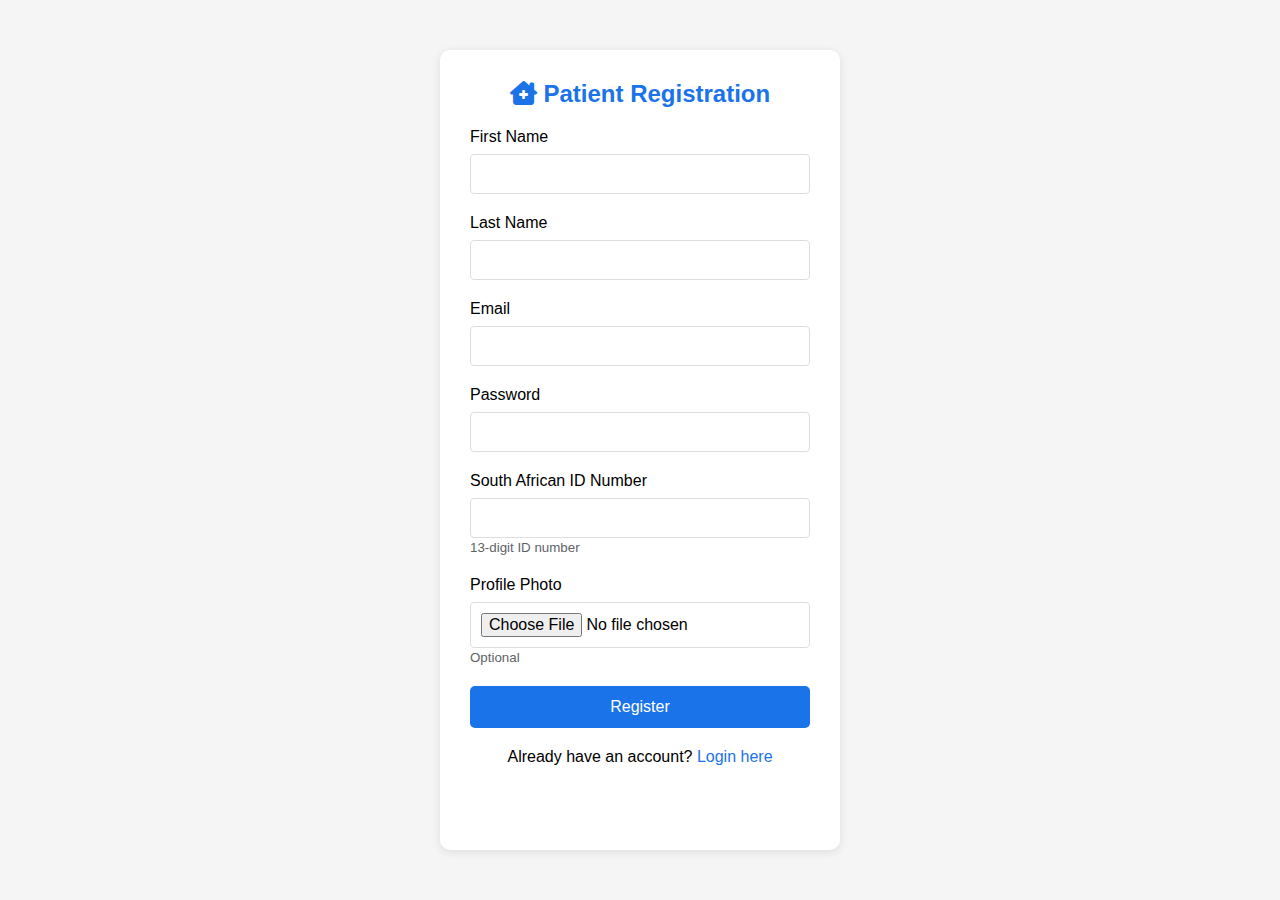
<file: register.html>
<!DOCTYPE html>
<html lang="en">
<head>
    <meta charset="UTF-8">
    <meta name="viewport" content="width=device-width, initial-scale=1.0">
    <title>Register | MedCare</title>
    <link rel="stylesheet" href="https://cdnjs.cloudflare.com/ajax/libs/font-awesome/6.4.0/css/all.min.css">
    <link rel="stylesheet" href="style.css">
    <style>
        .auth-container {
            max-width: 400px;
            margin: 50px auto;
            padding: 30px;
            background: white;
            border-radius: 10px;
            box-shadow: 0 2px 10px rgba(0, 0, 0, 0.1);
        }
        .auth-container h2 {
            text-align: center;
            margin-bottom: 20px;
            color: var(--primary);
        }
        .form-group {
            margin-bottom: 20px;
        }
        .form-group label {
            display: block;
            margin-bottom: 8px;
            font-weight: 500;
        }
        .form-group input {
            width: 100%;
            padding: 10px;
            border: 1px solid #ddd;
            border-radius: 4px;
            font-size: 16px;
        }
        .auth-btn {
            width: 100%;
            padding: 12px;
            font-size: 16px;
        }
        .auth-links {
            text-align: center;
            margin-top: 20px;
        }
        .auth-links a {
            color: var(--primary);
            text-decoration: none;
        }
        .error-message {
            color: var(--danger);
            text-align: center;
            margin-bottom: 20px;
        }
        .success-message {
            color: var(--secondary);
            text-align: center;
            margin-bottom: 20px;
        }
    </style>
</head>
<body>
    <div class="auth-container">
        <h2><i class="fas fa-clinic-medical"></i> Patient Registration</h2>
        <p class="error-message" id="errorMessage"></p>
        <p class="success-message" id="successMessage"></p>
        
        <form id="registerForm">
            <div class="form-group">
                <label for="firstName">First Name</label>
                <input type="text" id="firstName" required>
            </div>
            <div class="form-group">
                <label for="lastName">Last Name</label>
                <input type="text" id="lastName" required>
            </div>
            <div class="form-group">
                <label for="email">Email</label>
                <input type="email" id="email" required>
            </div>
            <div class="form-group">
                <label for="password">Password</label>
                <input type="password" id="password" required>
            </div>
            <div class="form-group">
                <label for="idNumber">South African ID Number</label>
                <input type="text" id="idNumber" required>
                <small style="color: var(--gray);">13-digit ID number</small>
            </div>
            <div class="form-group">
                <label for="photo">Profile Photo</label>
                <input type="file" id="photo" accept="image/*">
                <small style="color: var(--gray);">Optional</small>
            </div>
            <button type="submit" class="btn auth-btn">Register</button>
        </form>
        
        <div class="auth-links">
            <p>Already have an account? <a href="login.html">Login here</a></p>
        </div>
    </div>

    <script src="auth.js"></script>
    <script>
        document.addEventListener('DOMContentLoaded', function() {
            // If already logged in, redirect
            if (currentUser) {
                window.location.href = currentUser.role === 'admin' ? 'admin.html' : 'index.html';
                return;
            }
            
            document.getElementById('registerForm').addEventListener('submit', function(e) {
                e.preventDefault();
                const firstName = document.getElementById('firstName').value;
                const lastName = document.getElementById('lastName').value;
                const email = document.getElementById('email').value;
                const password = document.getElementById('password').value;
                const idNumber = document.getElementById('idNumber').value;
                const photoInput = document.getElementById('photo');
                
                // Validate South African ID
                if (!isValidSAID(idNumber)) {
                    document.getElementById('errorMessage').textContent = 'Invalid South African ID number';
                    document.getElementById('successMessage').textContent = '';
                    return;
                }
                
                // Handle photo upload
                if (photoInput.files.length > 0) {
                    const reader = new FileReader();
                    reader.onload = function(event) {
                        const photoData = event.target.result;
                        registerWithPhoto(firstName, lastName, email, password, idNumber, photoData);
                    };
                    reader.readAsDataURL(photoInput.files[0]);
                } else {
                    registerWithPhoto(firstName, lastName, email, password, idNumber, null);
                }
            });
            
            function registerWithPhoto(firstName, lastName, email, password, idNumber, photoData) {
                const result = registerPatient(firstName, lastName, email, password, idNumber, photoData);
                if (result.success) {
                    document.getElementById('errorMessage').textContent = '';
                    document.getElementById('successMessage').textContent = result.message + ' Redirecting to login...';
                    setTimeout(() => {
                        window.location.href = 'login.html';
                    }, 2000);
                } else {
                    document.getElementById('errorMessage').textContent = result.message;
                    document.getElementById('successMessage').textContent = '';
                }
            }
        });
    </script>
</body>
</html>
</file>
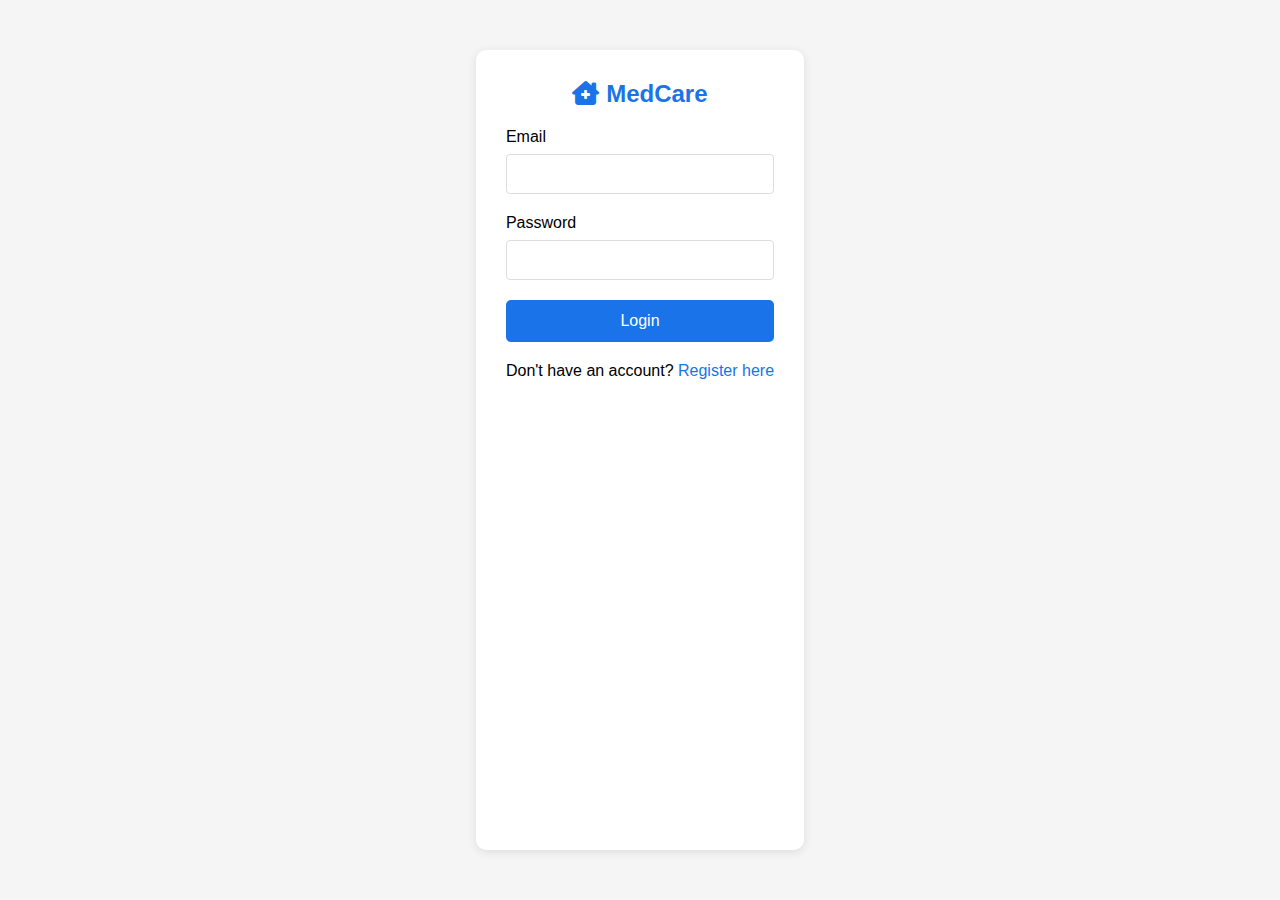
<file: settings.html>
<!DOCTYPE html>
<html lang="en">
<head>
    <meta charset="UTF-8">
    <meta name="viewport" content="width=device-width, initial-scale=1.0">
    <title>Settings | MedCare</title>
    <link rel="stylesheet" href="https://cdnjs.cloudflare.com/ajax/libs/font-awesome/6.4.0/css/all.min.css">
    <link rel="stylesheet" href="style.css">
    <style>
        .profile-section {
            display: flex;
            flex-direction: column;
            align-items: center;
            margin-bottom: 30px;
            padding: 20px;
        }
        
        .profile-picture {
            width: 150px;
            height: 150px;
            border-radius: 50%;
            object-fit: cover;
            margin-bottom: 20px;
            border: 3px solid var(--primary);
            background-color: #f0f0f0;
            display: flex;
            align-items: center;
            justify-content: center;
            overflow: hidden;
        }
        
        .profile-picture img {
            width: 100%;
            height: 100%;
            object-fit: cover;
        }
        
        .profile-picture i {
            font-size: 80px;
            color: #ccc;
        }
        
        .photo-options {
            display: flex;
            gap: 10px;
            margin-bottom: 20px;
        }
        
        .settings-form {
            width: 100%;
            max-width: 500px;
        }
        
        .form-group {
            margin-bottom: 20px;
        }
        
        .form-group label {
            display: block;
            margin-bottom: 8px;
            font-weight: 500;
        }
        
        .form-group input {
            width: 100%;
            padding: 10px;
            border: 1px solid #ddd;
            border-radius: 4px;
            font-size: 16px;
        }
        
        .success-message {
            color: var(--secondary);
            text-align: center;
            margin-bottom: 20px;
            display: none;
        }
    </style>
</head>
<body>
    <!-- Sidebar Navigation -->
    <div class="sidebar" id="sidebar">
        <div class="sidebar-header">
            <h2><i class="fas fa-clinic-medical"></i> MedCare</h2>
        </div>
        <div class="sidebar-menu">
            <a href="index.html" class="menu-item">
                <i class="fas fa-tachometer-alt"></i>
                <span>Dashboard</span>
            </a>
            <a href="patients.html" class="menu-item">
                <i class="fas fa-user-injured"></i>
                <span>Patients</span>
            </a>
            <a href="appointments.html" class="menu-item">
                <i class="fas fa-calendar-check"></i>
                <span>Appointments</span>
            </a>
            <a href="records.html" class="menu-item">
                <i class="fas fa-file-medical"></i>
                <span>Records</span>
            </a>
            <a href="chat.html" class="menu-item">
                <i class="fas fa-comments"></i>
                <span>Chat</span>
            </a>
            <a href="admin.html" class="menu-item admin-only" style="display: none;">
                <i class="fas fa-user-shield"></i>
                <span>Admin</span>
            </a>
            <a href="settings.html" class="menu-item active">
                <i class="fas fa-cog"></i>
                <span>Settings</span>
            </a>
            <a href="#" class="menu-item logout-btn">
                <i class="fas fa-sign-out-alt"></i>
                <span>Logout</span>
            </a>
        </div>
    </div>

    <!-- Main Content -->
    <div class="main-content">
        <div class="header">
            <div>
                <button class="mobile-menu-btn">
                    <i class="fas fa-bars"></i>
                </button>
                <h1>Settings</h1>
            </div>
            <div class="header-actions">
                <div class="user-profile">
                    <div class="user-profile-pic" id="header-profile-image">
                        <i class="fas fa-user-circle" style="font-size: 1.8rem; color: var(--primary);"></i>
                    </div>
                    <span id="user-display-name">User</span>
                </div>
            </div>
        </div>

        <div class="panel">
            <div class="panel-header">
                <h3>Profile Settings</h3>
            </div>
            
            <div class="profile-section">
                <div class="profile-picture" id="profile-picture">
                    <i class="fas fa-user"></i>
                </div>
                
                <div class="photo-options">
                    <button class="btn btn-sm" id="uploadPhotoBtn">
                        <i class="fas fa-upload"></i> Upload Photo
                    </button>
                    <button class="btn btn-sm btn-outline" id="removePhotoBtn">
                        <i class="fas fa-trash"></i> Remove
                    </button>
                </div>
                
                <input type="file" id="photoInput" accept="image/*" style="display: none;">
                
                <p class="success-message" id="successMessage"></p>
                
                <form class="settings-form" id="settingsForm">
                    <div class="form-group">
                        <label for="firstName">First Name</label>
                        <input type="text" id="firstName" required>
                    </div>
                    <div class="form-group">
                        <label for="lastName">Last Name</label>
                        <input type="text" id="lastName" required>
                    </div>
                    <div class="form-group">
                        <label for="email">Email</label>
                        <input type="email" id="email" required>
                    </div>
                    <div class="form-group">
                        <label for="password">New Password (leave blank to keep current)</label>
                        <input type="password" id="password">
                    </div>
                    <div class="form-group" id="idNumberField" style="display: none;">
                        <label for="idNumber">South African ID Number</label>
                        <input type="text" id="idNumber">
                        <small style="color: var(--gray);">13-digit ID number</small>
                    </div>
                    <button type="submit" class="btn">Save Changes</button>
                </form>
            </div>
        </div>
    </div>

    <script src="auth.js"></script>
    <script src="script.js"></script>
    <script src="settings.js"></script>
</body>
</html>
</file>
<file: style.css>
:root {
    --primary: #1a73e8;
    --primary-light: #e8f0fe;
    --secondary: #34a853;
    --danger: #ea4335;
    --warning: #fbbc05;
    --gray: #5f6368;
    --light-gray: #f1f3f4;
    --white: #ffffff;
    --dark: #202124;
}

* {
    margin: 0;
    padding: 0;
    box-sizing: border-box;
    font-family: 'Segoe UI', Tahoma, Geneva, Verdana, sans-serif;
}

body {
    display: flex;
    min-height: 100vh;
    background-color: #f5f5f5;
}

/* Sidebar Styles */
.sidebar {
    width: 250px;
    background-color: var(--white);
    box-shadow: 0 2px 10px rgba(0, 0, 0, 0.1);
    padding: 20px 0;
    transition: all 0.3s;
    z-index: 100;
}

.sidebar-header {
    padding: 0 20px 20px;
    border-bottom: 1px solid var(--light-gray);
}

.sidebar-header h2 {
    color: var(--primary);
    font-size: 1.5rem;
}

.sidebar-menu {
    margin-top: 20px;
}

.menu-item {
    padding: 12px 20px;
    display: flex;
    align-items: center;
    color: var(--gray);
    cursor: pointer;
    transition: all 0.2s;
    text-decoration: none;
}

.menu-item i {
    margin-right: 10px;
    width: 20px;
    text-align: center;
}

.menu-item:hover, .menu-item.active {
    background-color: var(--primary-light);
    color: var(--primary);
    border-left: 3px solid var(--primary);
}

.menu-item.active {
    font-weight: 600;
}

/* Main Content Styles */
.main-content {
    flex: 1;
    padding: 20px;
    overflow-y: auto;
}

.header {
    display: flex;
    justify-content: space-between;
    align-items: center;
    margin-bottom: 20px;
}

.header h1 {
    color: var(--dark);
    font-size: 1.8rem;
}

.header-actions {
    display: flex;
    align-items: center;
}

.header-actions .btn {
    margin-left: 10px;
}

.user-profile {
    display: flex;
    align-items: center;
    margin-left: 20px;
}

.user-profile img {
    width: 40px;
    height: 40px;
    border-radius: 50%;
    margin-right: 10px;
}

.user-profile-pic {
    width: 40px;
    height: 40px;
    display: flex;
    align-items: center;
    justify-content: center;
    margin-right: 10px;
}

.user-profile-pic img {
    width: 100%;
    height: 100%;
    object-fit: cover;
    border-radius: 50%;
    margin-right: 0;
}

/* Panel Styles */
.panel {
    background-color: var(--white);
    border-radius: 10px;
    padding: 20px;
    box-shadow: 0 2px 5px rgba(0, 0, 0, 0.1);
    margin-bottom: 20px;
}

.panel-header {
    display: flex;
    justify-content: space-between;
    align-items: center;
    margin-bottom: 20px;
    padding-bottom: 10px;
    border-bottom: 1px solid var(--light-gray);
}

.panel-header h3 {
    color: var(--dark);
}

/* Buttons */
.btn {
    background-color: var(--primary);
    color: white;
    border: none;
    border-radius: 5px;
    padding: 8px 15px;
    cursor: pointer;
    font-weight: 500;
    transition: all 0.2s;
    text-decoration: none;
    display: inline-block;
}

.btn:hover {
    background-color: #0d5bba;
}

.btn-outline {
    background-color: transparent;
    border: 1px solid var(--primary);
    color: var(--primary);
}

.btn-outline:hover {
    background-color: var(--primary-light);
}

.btn-sm {
    padding: 5px 10px;
    font-size: 0.8rem;
}

.btn-success {
    background-color: var(--secondary);
}

.btn-warning {
    background-color: var(--warning);
}

.btn-danger {
    background-color: var(--danger);
}

/* Utility Classes */
.text-muted {
    color: var(--gray);
}

.text-success {
    color: var(--secondary);
}

.text-danger {
    color: var(--danger);
}

.text-warning {
    color: var(--warning);
}

.mb-3 {
    margin-bottom: 15px;
}

/* Status Indicators */
.status-scheduled {
    background-color: var(--primary-light);
    color: var(--primary);
    padding: 4px 8px;
    border-radius: 4px;
    font-size: 0.8rem;
    font-weight: 500;
}

.status-completed {
    background-color: #e6f4ea;
    color: var(--secondary);
    padding: 4px 8px;
    border-radius: 4px;
    font-size: 0.8rem;
    font-weight: 500;
}

.status-cancelled {
    background-color: #fce8e6;
    color: var(--danger);
    padding: 4px 8px;
    border-radius: 4px;
    font-size: 0.8rem;
    font-weight: 500;
}

.status-confirmed {
    background-color: #fef7e0;
    color: var(--warning);
    padding: 4px 8px;
    border-radius: 4px;
    font-size: 0.8rem;
    font-weight: 500;
}

/* Responsive */
@media (max-width: 768px) {
    .sidebar {
        position: fixed;
        left: -250px;
        height: 100vh;
    }
    .sidebar.active {
        left: 0;
    }
    .main-content {
        margin-left: 0;
    }
    
    .mobile-menu-btn {
        display: block !important;
    }
}

/* Vital cards styling */
.vitals-grid {
    display: grid;
    grid-template-columns: repeat(2, 1fr);
    gap: 15px;
    margin-top: 15px;
    padding: 0 15px 15px 15px;
}

.vital-card {
    background-color: var(--white);
    border-radius: 8px;
    padding: 15px;
    box-shadow: 0 2px 4px rgba(0, 0, 0, 0.05);
    display: flex;
    flex-direction: column;
    align-items: center;
    text-align: center;
}

.vital-icon {
    font-size: 1.5rem;
    color: var(--primary);
    margin-bottom: 10px;
}

.vital-value {
    font-size: 1.5rem;
    font-weight: bold;
    margin-bottom: 5px;
}

.vital-label {
    font-size: 0.8rem;
    color: var(--gray);
}

.mobile-menu-btn {
    display: none;
    background: none;
    border: none;
    font-size: 1.5rem;
    margin-right: 15px;
    cursor: pointer;
}
</file>
